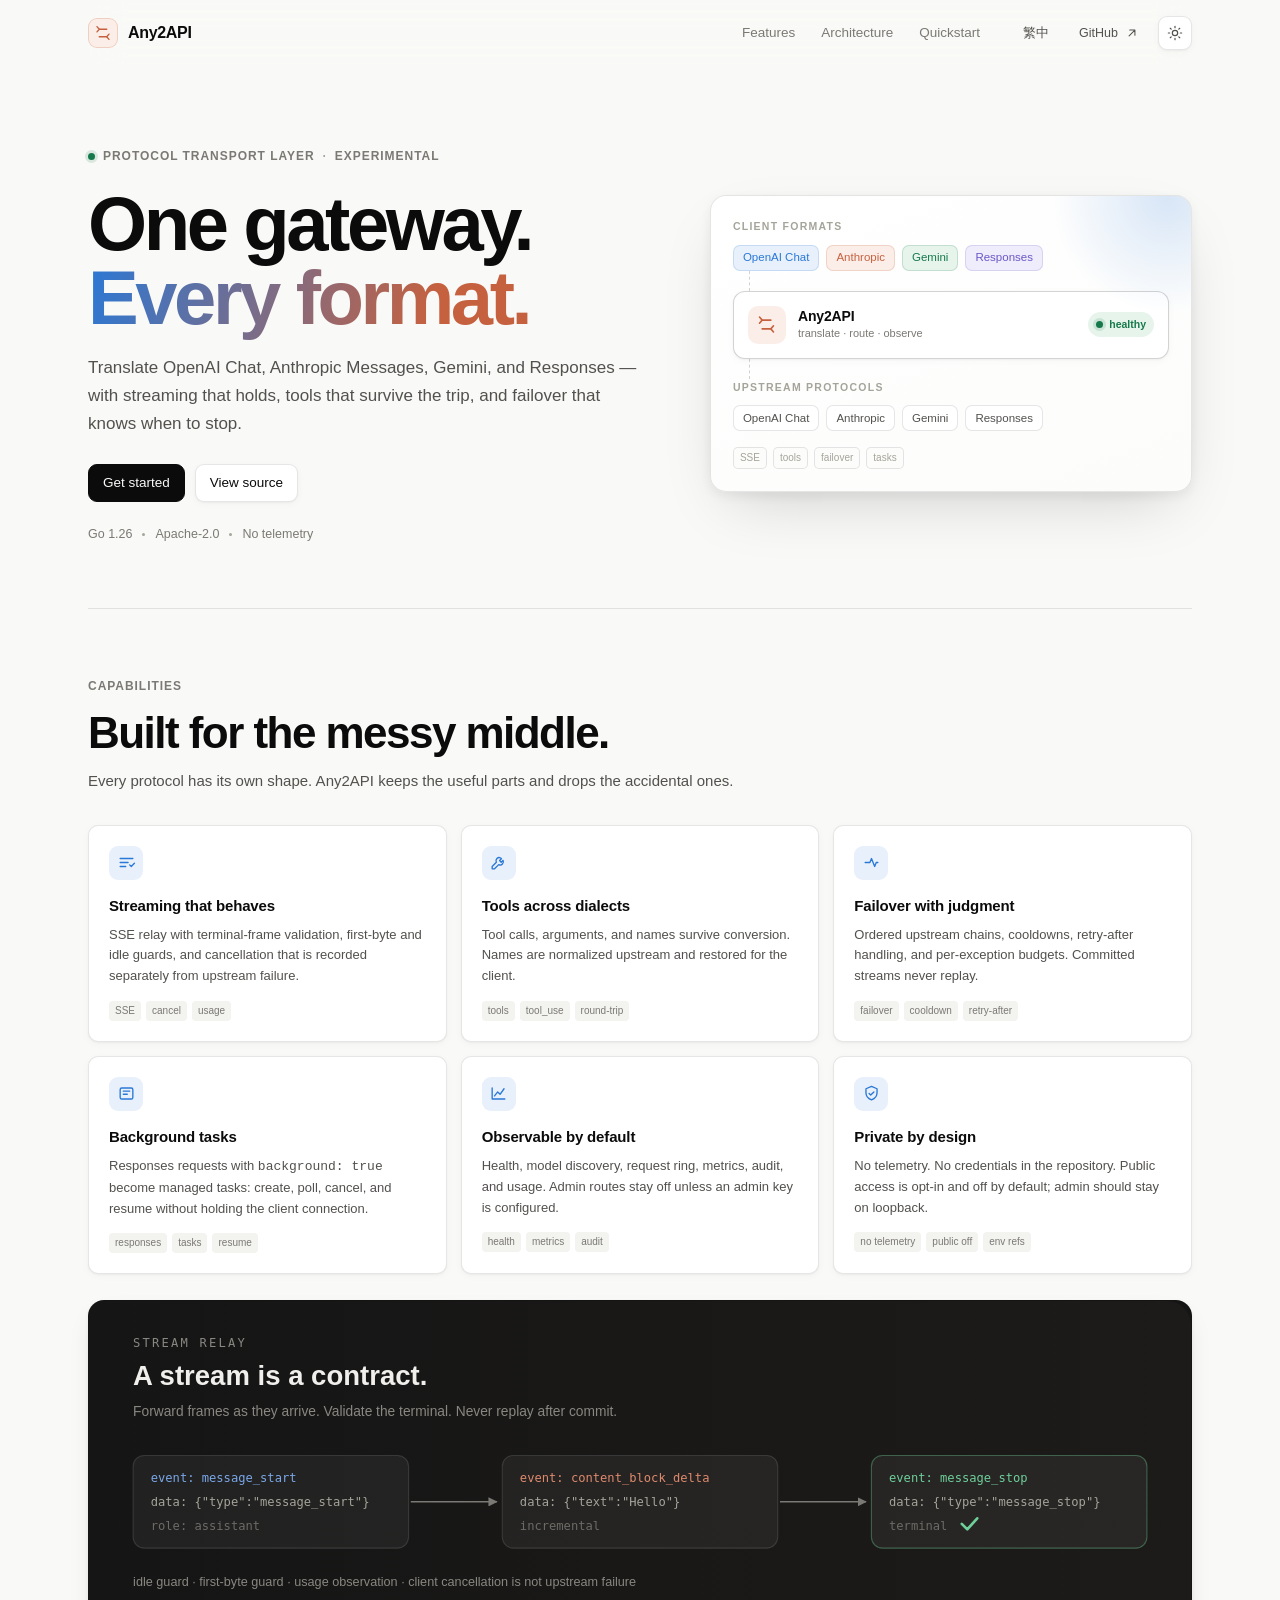
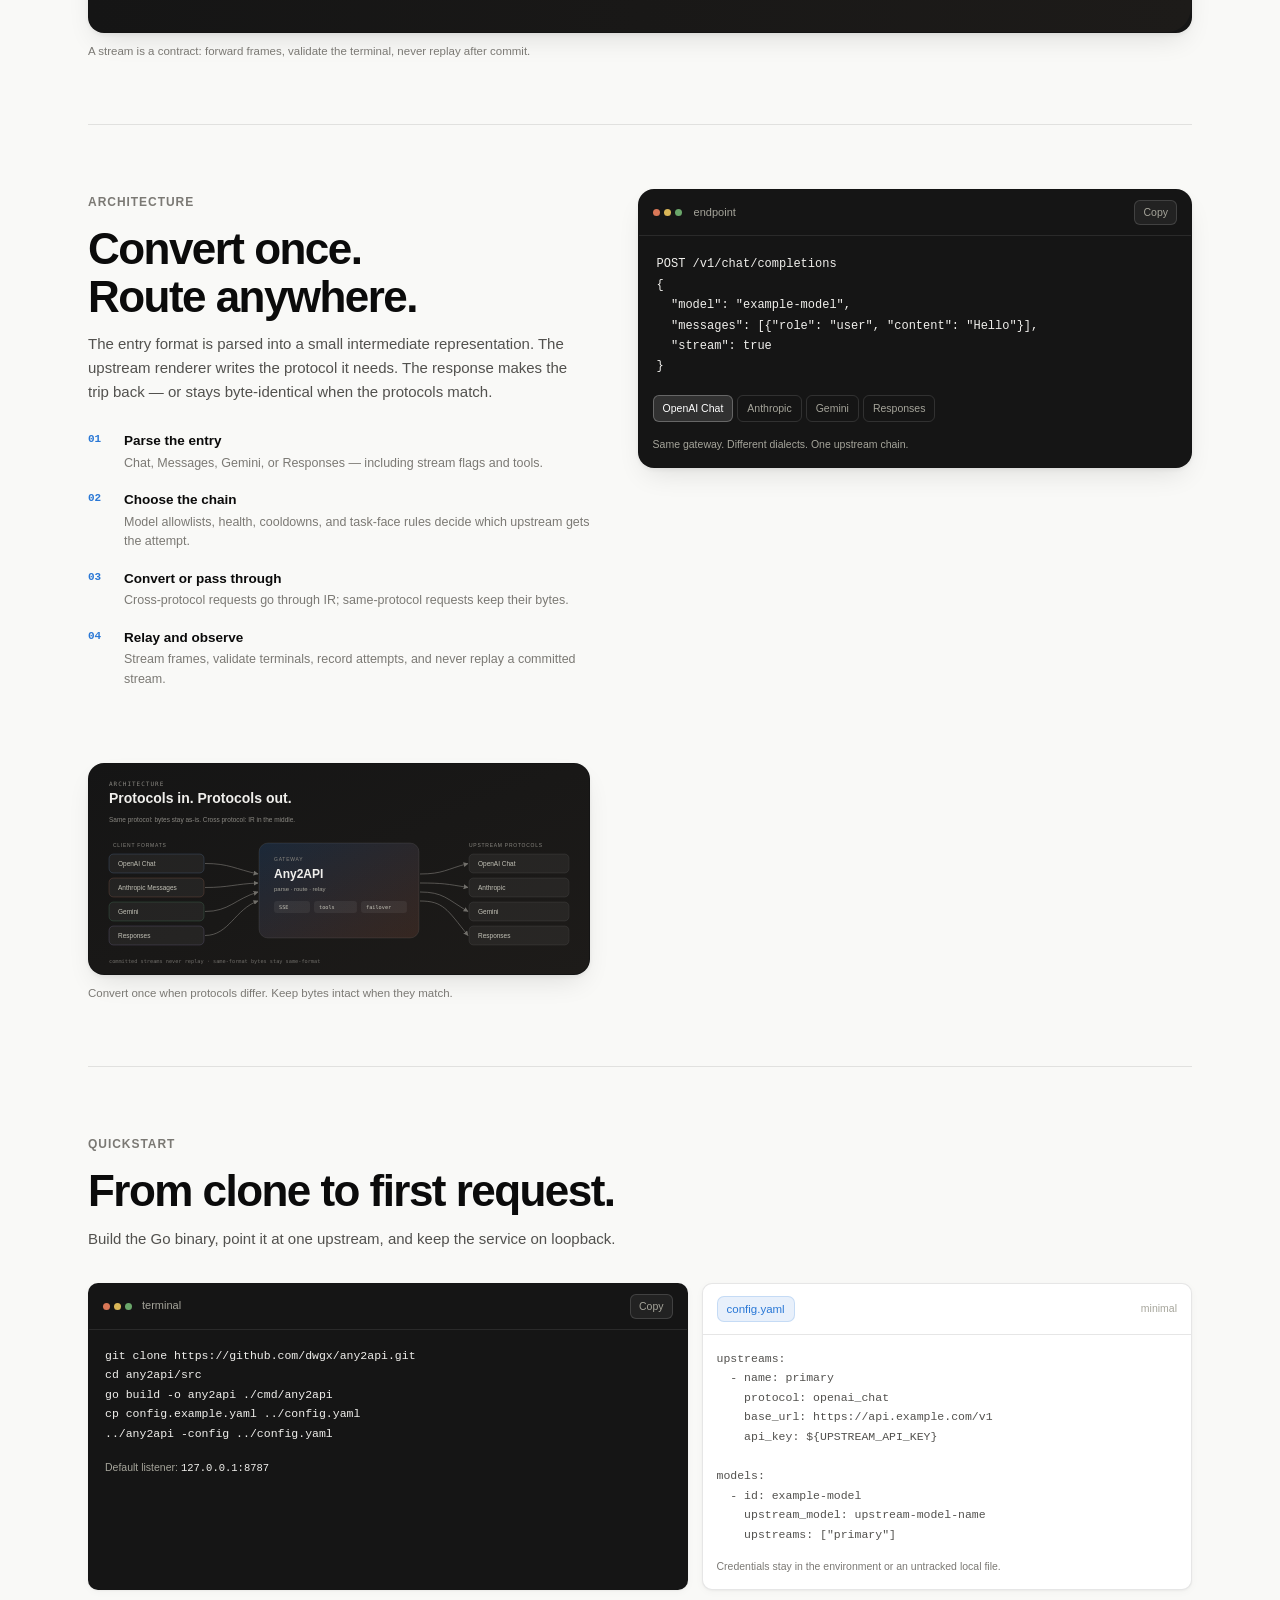
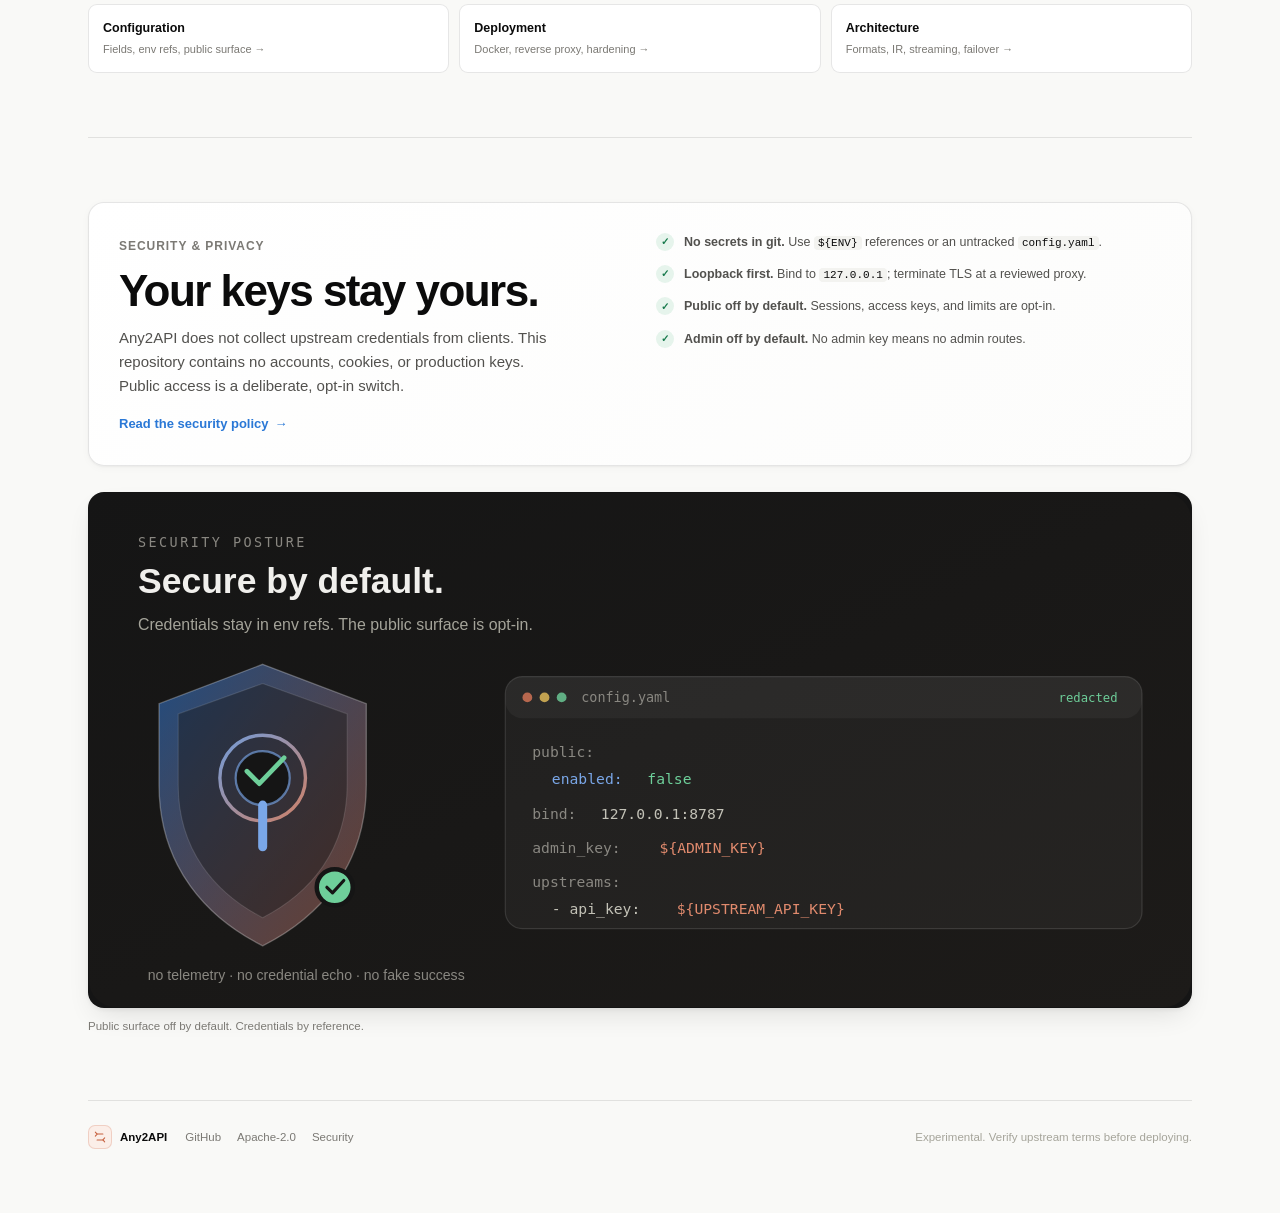
<file: index.html>
<!doctype html>
<html lang="en" data-theme="light">
<head>
  <meta charset="utf-8">
  <meta name="viewport" content="width=device-width, initial-scale=1">
  <title>Any2API — one gateway, every format</title>
  <meta name="description" content="Any2API translates OpenAI Chat, Anthropic Messages, Gemini, and Responses with streaming, tools, failover, and observable operations.">
  <meta name="theme-color" content="#f9f9f7">
  <meta property="og:title" content="Any2API — one gateway, every format">
  <meta property="og:description" content="Translate OpenAI Chat, Anthropic Messages, Gemini, and Responses with streaming, tools, failover, and observable operations.">
  <meta property="og:type" content="website">
  <meta property="og:locale" content="en_US">
  <meta property="og:site_name" content="Any2API">
  <meta property="og:url" content="https://dwgx.github.io/any2api/">
  <meta name="twitter:card" content="summary_large_image">
  <meta property="og:image" content="https://dwgx.github.io/any2api/assets/og.png">
  <meta property="og:image:width" content="1200">
  <meta property="og:image:height" content="630">
  <meta property="og:image:type" content="image/png">
  <meta name="twitter:image" content="https://dwgx.github.io/any2api/assets/og.png">
  <link rel="canonical" href="https://dwgx.github.io/any2api/">
  <link rel="alternate" hreflang="zh-Hant" href="https://dwgx.github.io/any2api/zh-Hant/">
  <link rel="alternate" hreflang="x-default" href="https://dwgx.github.io/any2api/">
  <link rel="icon" href="assets/favicon.svg" type="image/svg+xml">
  <script>
    (function () {
      try {
        var saved = localStorage.getItem('any2api-theme');
        var dark = window.matchMedia && window.matchMedia('(prefers-color-scheme: dark)').matches;
        document.documentElement.dataset.theme = saved || (dark ? 'dark' : 'light');
      } catch (e) {}
    })();
  </script>
  <link rel="stylesheet" href="assets/site.css">
</head>
<body>
  <div class="page">
    <header class="nav">
      <a class="brand" href="#top" aria-label="Any2API home">
        <span class="brand-mark" aria-hidden="true">
          <svg viewBox="0 0 24 24" fill="none" stroke="currentColor" stroke-width="1.8" stroke-linecap="round" stroke-linejoin="round">
            <path d="M7 7h10M7 17h10"/><path d="M4 10.5 7 7l-3-3.5"/><path d="m20 13.5-3 3.5 3 3.5"/>
          </svg>
        </span>
        <span>Any2API</span>
      </a>
      <nav class="nav-links" aria-label="Primary">
        <a href="#features">Features</a>
        <a href="#how">Architecture</a>
        <a href="#start">Quickstart</a>
      </nav>
      <div class="nav-actions">
        <a class="btn btn-ghost btn-sm" href="zh-Hant/" hreflang="zh-Hant">繁中</a>
        <a class="btn btn-ghost btn-sm" href="https://github.com/dwgx/any2api" target="_blank" rel="noreferrer">
          GitHub
          <svg class="ic" viewBox="0 0 24 24" fill="none" stroke="currentColor" stroke-width="1.8" stroke-linecap="round" stroke-linejoin="round" aria-hidden="true"><path d="M7 17 17 7M8 7h9v9"/></svg>
        </a>
        <button class="icon-btn" id="themeToggle" type="button" aria-label="Toggle color theme" title="Toggle color theme">
          <svg class="ic icon-sun" viewBox="0 0 24 24" fill="none" stroke="currentColor" stroke-width="1.8" stroke-linecap="round" aria-hidden="true">
            <circle cx="12" cy="12" r="4"/><path d="M12 2v2M12 20v2M4.9 4.9l1.4 1.4M17.7 17.7l1.4 1.4M2 12h2M20 12h2M4.9 19.1l1.4-1.4M17.7 6.3l1.4-1.4"/>
          </svg>
          <svg class="ic icon-moon" viewBox="0 0 24 24" fill="none" stroke="currentColor" stroke-width="1.8" stroke-linecap="round" stroke-linejoin="round" aria-hidden="true">
            <path d="M20 14.5A8 8 0 0 1 9.5 4 7 7 0 1 0 20 14.5Z"/>
          </svg>
        </button>
      </div>
    </header>

    <main id="top">
      <section class="hero">
        <div class="hero-copy">
          <div class="eyebrow"><span class="status-dot"></span> Protocol transport layer <span class="sep">·</span> Experimental</div>
          <h1>One gateway.<br><span class="accent-text">Every format.</span></h1>
          <p class="lede">Translate OpenAI Chat, Anthropic Messages, Gemini, and Responses — with streaming that holds, tools that survive the trip, and failover that knows when to stop.</p>
          <div class="actions">
            <a class="btn btn-primary" href="#start">Get started</a>
            <a class="btn" href="https://github.com/dwgx/any2api" target="_blank" rel="noreferrer">View source</a>
          </div>
          <div class="hero-meta">
            <span>Go 1.26</span><span class="dot"></span><span>Apache-2.0</span><span class="dot"></span><span>No telemetry</span>
          </div>
        </div>

        <div class="hero-visual" aria-label="Any2API translates four client formats to four upstream protocols">
          <div class="flow-card">
            <div class="flow-label">Client formats</div>
            <div class="flow-row">
              <span class="chip chip-blue">OpenAI Chat</span>
              <span class="chip chip-clay">Anthropic</span>
              <span class="chip chip-green">Gemini</span>
              <span class="chip chip-violet">Responses</span>
            </div>
            <div class="flow-line" aria-hidden="true"></div>
            <div class="flow-core">
              <span class="core-mark" aria-hidden="true">
                <svg viewBox="0 0 24 24" fill="none" stroke="currentColor" stroke-width="1.8" stroke-linecap="round" stroke-linejoin="round">
                  <path d="M7 7h10M7 17h10"/><path d="M4 10.5 7 7l-3-3.5"/><path d="m20 13.5-3 3.5 3 3.5"/>
                </svg>
              </span>
              <span class="core-copy"><strong>Any2API</strong><small>translate · route · observe</small></span>
              <span class="live-pill"><span class="status-dot"></span> healthy</span>
            </div>
            <div class="flow-line" aria-hidden="true"></div>
            <div class="flow-label">Upstream protocols</div>
            <div class="flow-row">
              <span class="chip">OpenAI Chat</span>
              <span class="chip">Anthropic</span>
              <span class="chip">Gemini</span>
              <span class="chip">Responses</span>
            </div>
            <div class="flow-foot"><span>SSE</span><span>tools</span><span>failover</span><span>tasks</span></div>
          </div>
        </div>
      </section>

      <section class="section" id="features">
        <div class="section-head">
          <div class="eyebrow">Capabilities</div>
          <h2>Built for the messy middle.</h2>
          <p>Every protocol has its own shape. Any2API keeps the useful parts and drops the accidental ones.</p>
        </div>
        <div class="feature-grid">
          <article class="card">
            <span class="card-icon"><svg viewBox="0 0 24 24" fill="none" stroke="currentColor" stroke-width="1.7" stroke-linecap="round" stroke-linejoin="round" aria-hidden="true"><path d="M4 7h16M4 12h10M4 17h7"/><path d="m16 15 2 2 4-4"/></svg></span>
            <h3>Streaming that behaves</h3>
            <p>SSE relay with terminal-frame validation, first-byte and idle guards, and cancellation that is recorded separately from upstream failure.</p>
            <div class="tags"><span>SSE</span><span>cancel</span><span>usage</span></div>
          </article>
          <article class="card">
            <span class="card-icon"><svg viewBox="0 0 24 24" fill="none" stroke="currentColor" stroke-width="1.7" stroke-linecap="round" stroke-linejoin="round" aria-hidden="true"><path d="M14.7 6.3a4 4 0 0 0-5.4 5.4L4 17v3h3l5.3-5.3a4 4 0 0 0 5.4-5.4l-2.3 2.3-2-2 2.3-2.3Z"/></svg></span>
            <h3>Tools across dialects</h3>
            <p>Tool calls, arguments, and names survive conversion. Names are normalized upstream and restored for the client.</p>
            <div class="tags"><span>tools</span><span>tool_use</span><span>round-trip</span></div>
          </article>
          <article class="card">
            <span class="card-icon"><svg viewBox="0 0 24 24" fill="none" stroke="currentColor" stroke-width="1.7" stroke-linecap="round" stroke-linejoin="round" aria-hidden="true"><path d="M4 12h6l2-5 4 10 2-5h2"/></svg></span>
            <h3>Failover with judgment</h3>
            <p>Ordered upstream chains, cooldowns, retry-after handling, and per-exception budgets. Committed streams never replay.</p>
            <div class="tags"><span>failover</span><span>cooldown</span><span>retry-after</span></div>
          </article>
          <article class="card">
            <span class="card-icon"><svg viewBox="0 0 24 24" fill="none" stroke="currentColor" stroke-width="1.7" stroke-linecap="round" stroke-linejoin="round" aria-hidden="true"><rect x="4" y="5" width="16" height="14" rx="2"/><path d="M8 9h8M8 13h5"/></svg></span>
            <h3>Background tasks</h3>
            <p>Responses requests with <code>background: true</code> become managed tasks: create, poll, cancel, and resume without holding the client connection.</p>
            <div class="tags"><span>responses</span><span>tasks</span><span>resume</span></div>
          </article>
          <article class="card">
            <span class="card-icon"><svg viewBox="0 0 24 24" fill="none" stroke="currentColor" stroke-width="1.7" stroke-linecap="round" stroke-linejoin="round" aria-hidden="true"><path d="M4 19V5M4 19h16"/><path d="m7 15 4-5 3 3 5-7"/></svg></span>
            <h3>Observable by default</h3>
            <p>Health, model discovery, request ring, metrics, audit, and usage. Admin routes stay off unless an admin key is configured.</p>
            <div class="tags"><span>health</span><span>metrics</span><span>audit</span></div>
          </article>
          <article class="card">
            <span class="card-icon"><svg viewBox="0 0 24 24" fill="none" stroke="currentColor" stroke-width="1.7" stroke-linecap="round" stroke-linejoin="round" aria-hidden="true"><path d="M12 3 5 6v5c0 4.5 3 7.5 7 9 4-1.5 7-4.5 7-9V6l-7-3Z"/><path d="m9 12 2 2 4-4"/></svg></span>
            <h3>Private by design</h3>
            <p>No telemetry. No credentials in the repository. Public access is opt-in and off by default; admin should stay on loopback.</p>
            <div class="tags"><span>no telemetry</span><span>public off</span><span>env refs</span></div>
          </article>
        </div>
        <figure class="figure">
          <img src="assets/streaming.svg" alt="SSE frames flowing through Any2API with a validated terminal frame">
          <figcaption>A stream is a contract: forward frames, validate the terminal, never replay after commit.</figcaption>
        </figure>
      </section>

      <section class="section split" id="how">
        <div class="split-copy">
          <div class="eyebrow">Architecture</div>
          <h2>Convert once.<br>Route anywhere.</h2>
          <p class="section-lede">The entry format is parsed into a small intermediate representation. The upstream renderer writes the protocol it needs. The response makes the trip back — or stays byte-identical when the protocols match.</p>
          <ol class="steps">
            <li><span class="step-num">01</span><div><strong>Parse the entry</strong><p>Chat, Messages, Gemini, or Responses — including stream flags and tools.</p></div></li>
            <li><span class="step-num">02</span><div><strong>Choose the chain</strong><p>Model allowlists, health, cooldowns, and task-face rules decide which upstream gets the attempt.</p></div></li>
            <li><span class="step-num">03</span><div><strong>Convert or pass through</strong><p>Cross-protocol requests go through IR; same-protocol requests keep their bytes.</p></div></li>
            <li><span class="step-num">04</span><div><strong>Relay and observe</strong><p>Stream frames, validate terminals, record attempts, and never replay a committed stream.</p></div></li>
          </ol>
        </div>
        <div class="code-panel">
          <div class="code-head">
            <span class="code-dots" aria-hidden="true"><i></i><i></i><i></i></span>
            <span class="code-title">endpoint</span>
            <button class="copy-btn" type="button" data-copy-target="protocolCode">Copy</button>
          </div>
          <pre class="code-block"><code id="protocolCode">POST /v1/chat/completions
{
  "model": "example-model",
  "messages": [{"role": "user", "content": "Hello"}],
  "stream": true
}</code></pre>
          <div class="tabs" role="tablist" aria-label="Protocol examples">
            <button class="tab is-active" type="button" role="tab" aria-selected="true" data-protocol="openai">OpenAI Chat</button>
            <button class="tab" type="button" role="tab" aria-selected="false" data-protocol="anthropic">Anthropic</button>
            <button class="tab" type="button" role="tab" aria-selected="false" data-protocol="gemini">Gemini</button>
            <button class="tab" type="button" role="tab" aria-selected="false" data-protocol="responses">Responses</button>
          </div>
          <div class="code-note">Same gateway. Different dialects. One upstream chain.</div>
        </div>
        <figure class="figure">
          <img src="assets/architecture.svg" alt="Client formats on the left, Any2API in the middle, upstream protocols on the right">
          <figcaption>Convert once when protocols differ. Keep bytes intact when they match.</figcaption>
        </figure>
      </section>

      <section class="section" id="start">
        <div class="section-head">
          <div class="eyebrow">Quickstart</div>
          <h2>From clone to first request.</h2>
          <p>Build the Go binary, point it at one upstream, and keep the service on loopback.</p>
        </div>
        <div class="quickstart-grid">
          <div class="terminal">
            <div class="terminal-head">
              <span class="code-dots" aria-hidden="true"><i></i><i></i><i></i></span>
              <span>terminal</span>
              <button class="copy-btn" type="button" data-copy-target="quickstartCode">Copy</button>
            </div>
            <pre class="code-block"><code id="quickstartCode">git clone https://github.com/dwgx/any2api.git
cd any2api/src
go build -o any2api ./cmd/any2api
cp config.example.yaml ../config.yaml
../any2api -config ../config.yaml</code></pre>
            <div class="terminal-foot">Default listener: <code>127.0.0.1:8787</code></div>
          </div>
          <div class="config-card">
            <div class="config-head"><span class="chip chip-blue">config.yaml</span><span class="faint">minimal</span></div>
            <pre class="code-block"><code>upstreams:
  - name: primary
    protocol: openai_chat
    base_url: https://api.example.com/v1
    api_key: ${UPSTREAM_API_KEY}

models:
  - id: example-model
    upstream_model: upstream-model-name
    upstreams: ["primary"]</code></pre>
            <div class="config-foot">Credentials stay in the environment or an untracked local file.</div>
          </div>
        </div>
        <div class="quick-links">
          <a class="link-card" href="https://github.com/dwgx/any2api/blob/main/docs/configuration.md" target="_blank" rel="noreferrer"><strong>Configuration</strong><span>Fields, env refs, public surface →</span></a>
          <a class="link-card" href="https://github.com/dwgx/any2api/blob/main/docs/deployment.md" target="_blank" rel="noreferrer"><strong>Deployment</strong><span>Docker, reverse proxy, hardening →</span></a>
          <a class="link-card" href="https://github.com/dwgx/any2api/blob/main/docs/architecture.md" target="_blank" rel="noreferrer"><strong>Architecture</strong><span>Formats, IR, streaming, failover →</span></a>
        </div>
      </section>

      <section class="section">
        <div class="security-card">
          <div class="security-copy">
            <div class="eyebrow">Security &amp; privacy</div>
            <h2>Your keys stay yours.</h2>
            <p>Any2API does not collect upstream credentials from clients. This repository contains no accounts, cookies, or production keys. Public access is a deliberate, opt-in switch.</p>
            <a class="text-link" href="https://github.com/dwgx/any2api/blob/main/SECURITY.md" target="_blank" rel="noreferrer">Read the security policy <span aria-hidden="true">→</span></a>
          </div>
          <ul class="check-list">
            <li><span class="check" aria-hidden="true">✓</span><span><strong>No secrets in git.</strong> Use <code>${ENV}</code> references or an untracked <code>config.yaml</code>.</span></li>
            <li><span class="check" aria-hidden="true">✓</span><span><strong>Loopback first.</strong> Bind to <code>127.0.0.1</code>; terminate TLS at a reviewed proxy.</span></li>
            <li><span class="check" aria-hidden="true">✓</span><span><strong>Public off by default.</strong> Sessions, access keys, and limits are opt-in.</span></li>
            <li><span class="check" aria-hidden="true">✓</span><span><strong>Admin off by default.</strong> No admin key means no admin routes.</span></li>
          </ul>
        </div>
        <figure class="figure">
          <img src="assets/security.svg" alt="Security posture: public surface off, loopback bind, environment references, admin key required">
          <figcaption>Public surface off by default. Credentials by reference.</figcaption>
        </figure>
      </section>
    </main>

    <footer class="footer">
      <div class="footer-brand"><span class="brand-mark small" aria-hidden="true"><svg viewBox="0 0 24 24" fill="none" stroke="currentColor" stroke-width="1.8" stroke-linecap="round" stroke-linejoin="round"><path d="M7 7h10M7 17h10"/><path d="M4 10.5 7 7l-3-3.5"/><path d="m20 13.5-3 3.5 3 3.5"/></svg></span> Any2API</div>
      <div class="footer-links">
        <a href="https://github.com/dwgx/any2api" target="_blank" rel="noreferrer">GitHub</a>
        <a href="https://github.com/dwgx/any2api/blob/main/LICENSE" target="_blank" rel="noreferrer">Apache-2.0</a>
        <a href="https://github.com/dwgx/any2api/blob/main/SECURITY.md" target="_blank" rel="noreferrer">Security</a>
      </div>
      <div class="footer-note">Experimental. Verify upstream terms before deploying.</div>
    </footer>
  </div>
  <script src="assets/site.js"></script>
</body>
</html>
</file>
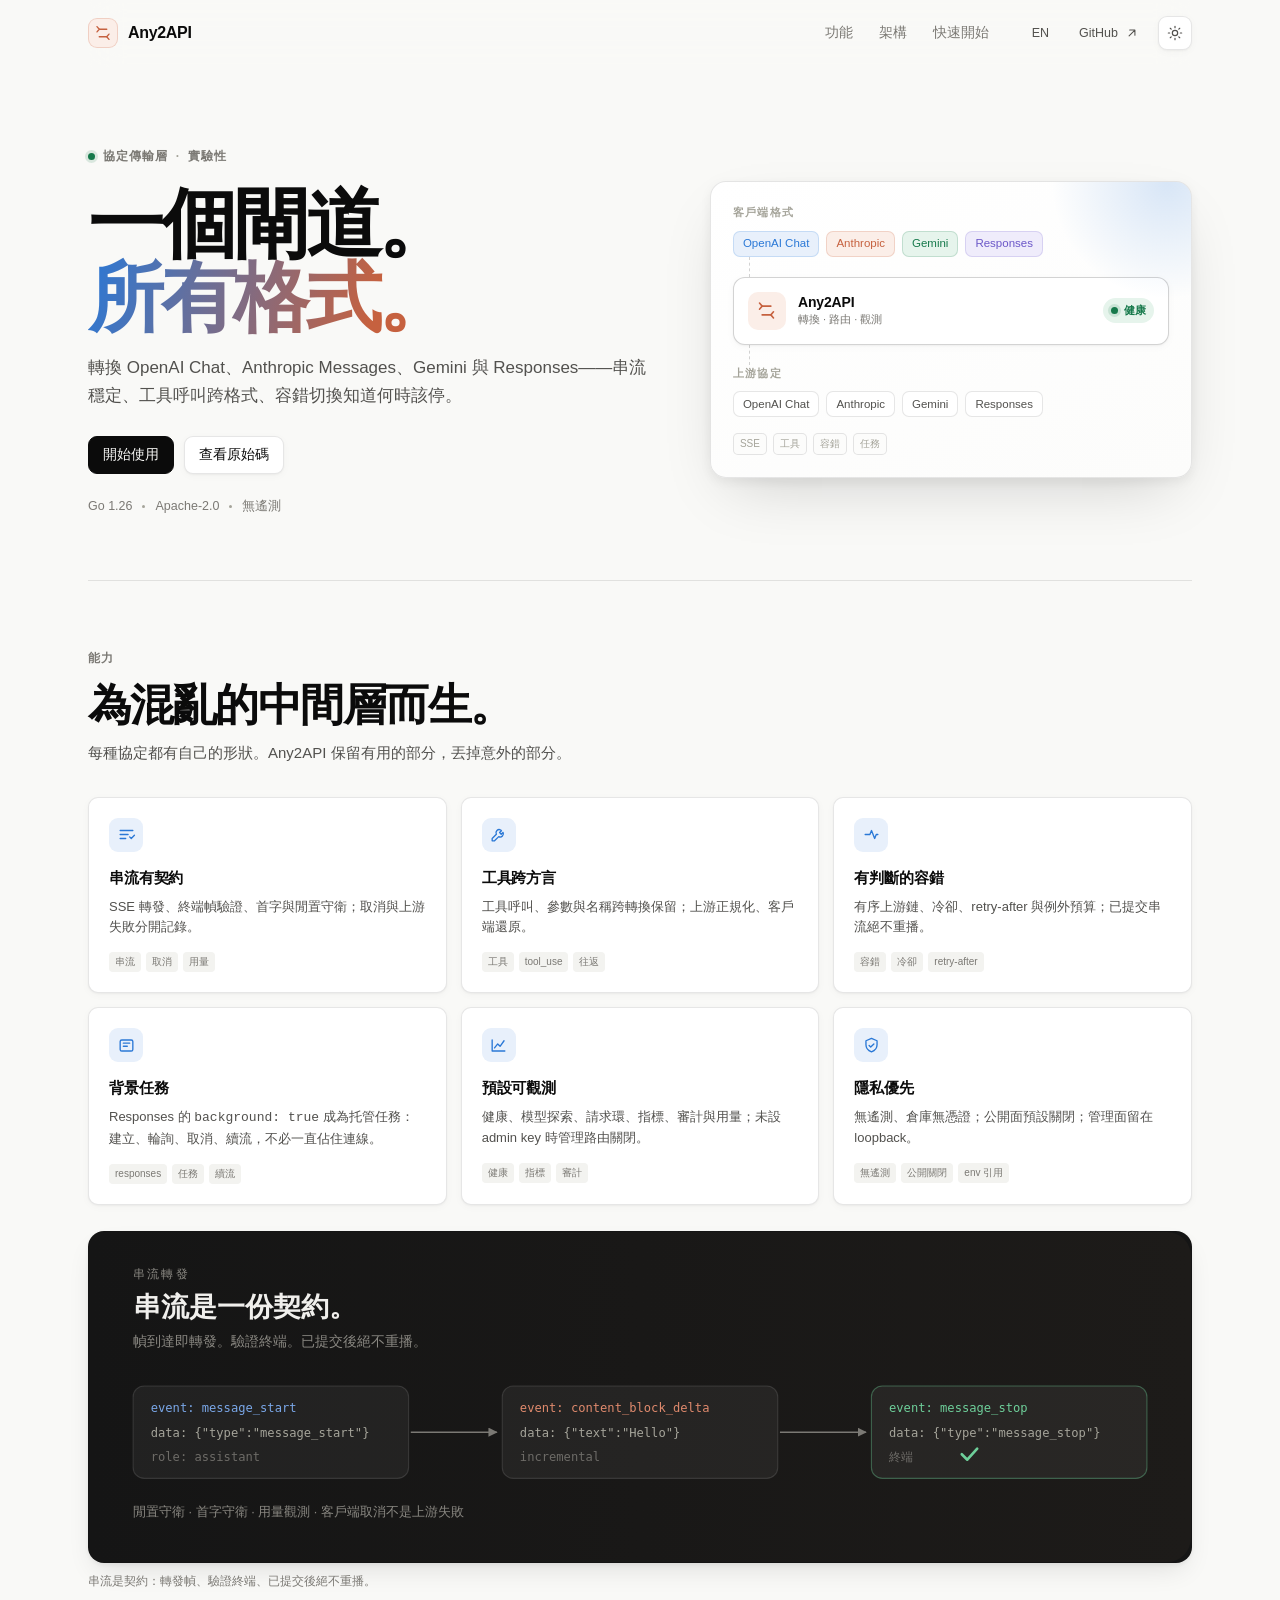
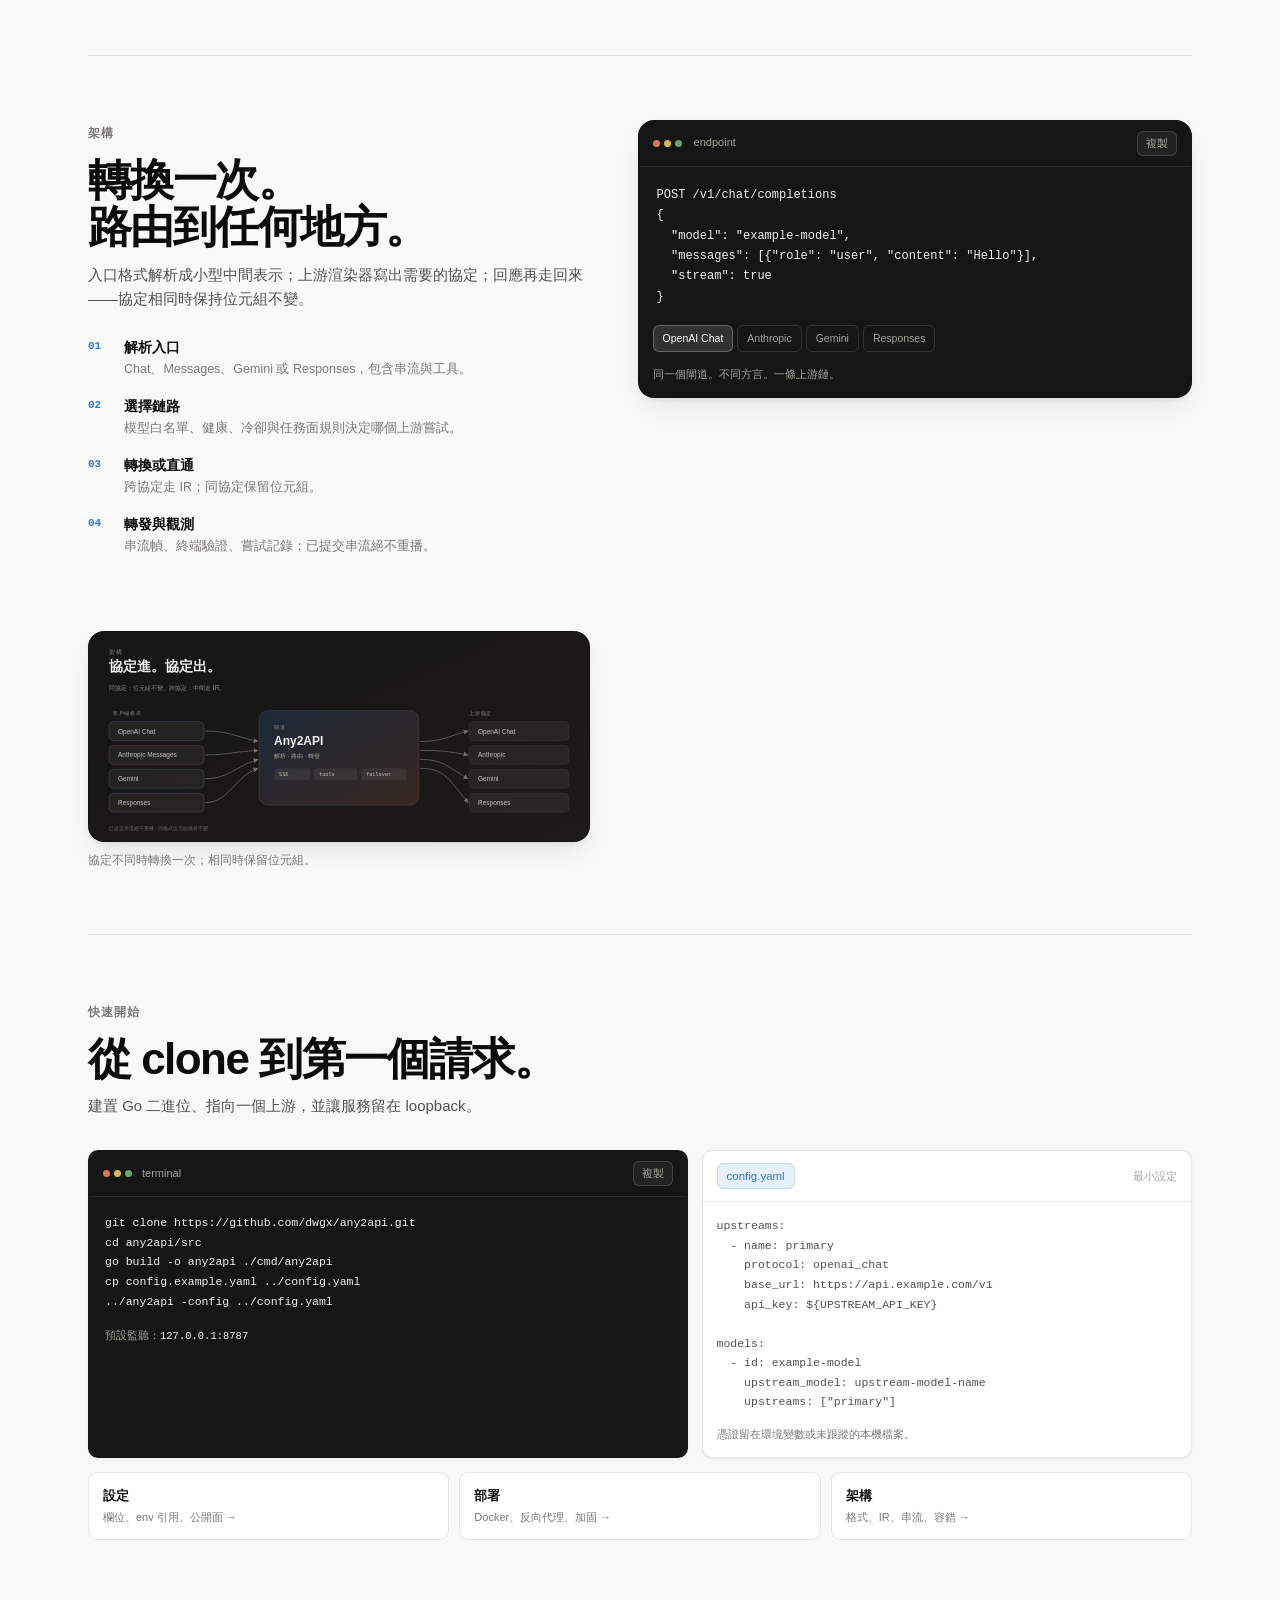
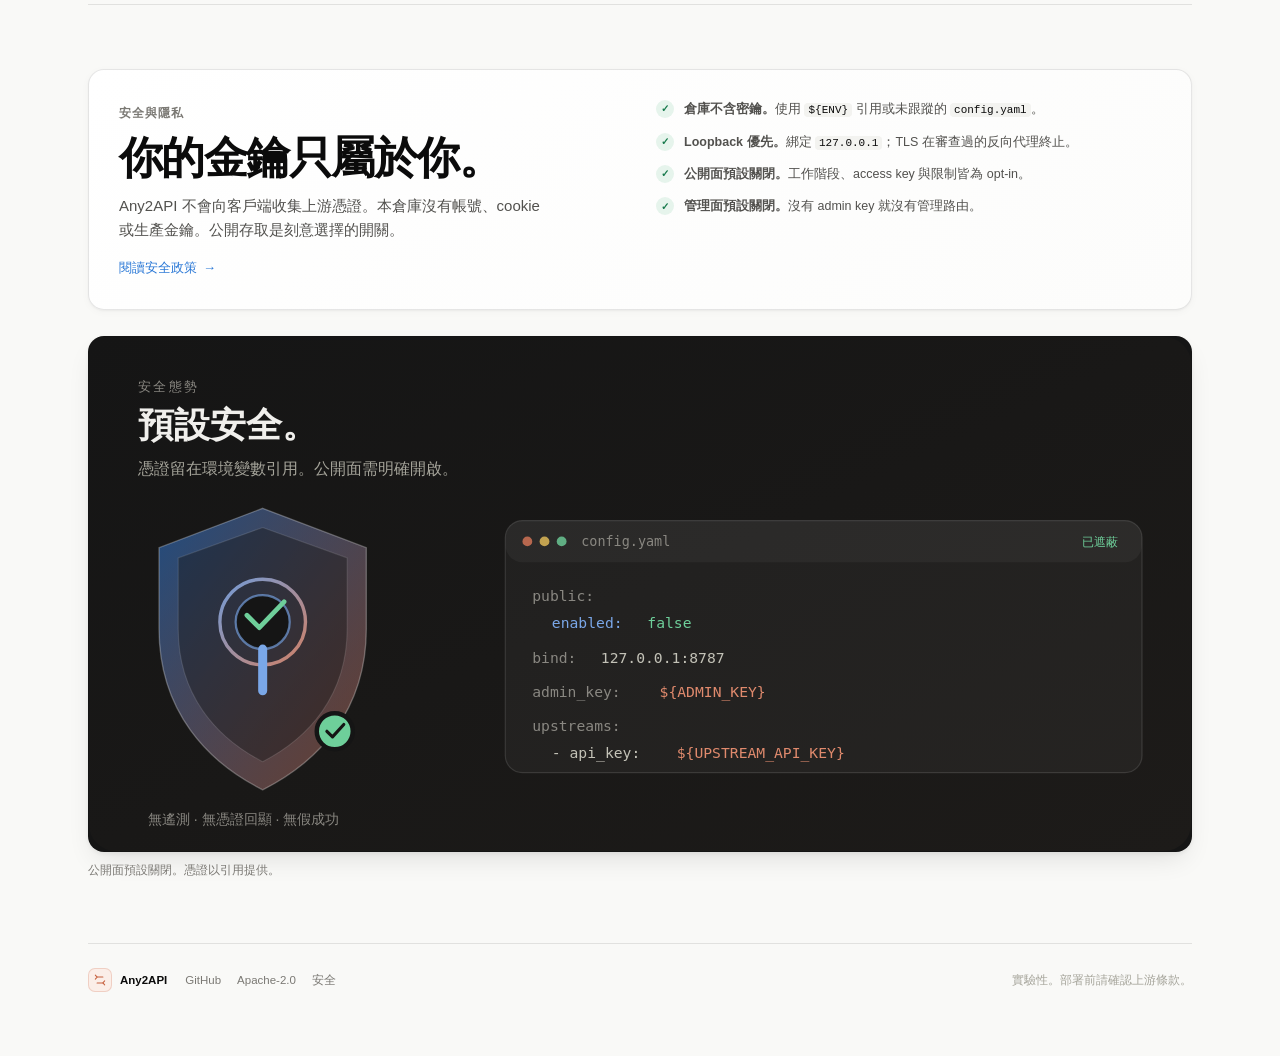
<file: zh-Hant/index.html>
<!doctype html>
<html lang="zh-Hant" data-theme="light">
<head>
  <meta charset="utf-8">
  <meta name="viewport" content="width=device-width, initial-scale=1">
  <title>Any2API — 一個閘道，所有格式</title>
  <meta name="description" content="Any2API 轉換 OpenAI Chat、Anthropic Messages、Gemini 與 Responses，支援串流、工具、容錯切換與可觀測運維。">
  <meta name="theme-color" content="#f9f9f7">
  <meta property="og:title" content="Any2API — 一個閘道，所有格式">
  <meta property="og:description" content="轉換 OpenAI Chat、Anthropic Messages、Gemini 與 Responses，支援串流、工具、容錯切換與可觀測運維。">
  <meta property="og:type" content="website">
  <meta property="og:url" content="https://dwgx.github.io/any2api/zh-Hant/">
  <meta property="og:site_name" content="Any2API">
  <meta property="og:locale" content="zh_TW">
  <meta property="og:locale:alternate" content="en">
  <meta name="twitter:card" content="summary_large_image">
  <meta property="og:image" content="https://dwgx.github.io/any2api/assets/og.png">
  <meta property="og:image:width" content="1200">
  <meta property="og:image:height" content="630">
  <meta property="og:image:type" content="image/png">
  <meta name="twitter:image" content="https://dwgx.github.io/any2api/assets/og.png">
  <link rel="canonical" href="https://dwgx.github.io/any2api/zh-Hant/">
  <link rel="alternate" hreflang="en" href="https://dwgx.github.io/any2api/">
  <link rel="alternate" hreflang="zh-Hant" href="https://dwgx.github.io/any2api/zh-Hant/">
  <link rel="alternate" hreflang="x-default" href="https://dwgx.github.io/any2api/">
  <link rel="icon" href="../assets/favicon.svg" type="image/svg+xml">
  <script>
    (function () {
      try {
        var saved = localStorage.getItem('any2api-theme');
        var dark = window.matchMedia && window.matchMedia('(prefers-color-scheme: dark)').matches;
        document.documentElement.dataset.theme = saved || (dark ? 'dark' : 'light');
      } catch (e) {}
    })();
  </script>
  <link rel="stylesheet" href="../assets/site.css">
</head>
<body>
  <div class="page">
    <header class="nav">
      <a class="brand" href="#top" aria-label="Any2API 首頁">
        <span class="brand-mark" aria-hidden="true">
          <svg viewBox="0 0 24 24" fill="none" stroke="currentColor" stroke-width="1.8" stroke-linecap="round" stroke-linejoin="round">
            <path d="M7 7h10M7 17h10"/><path d="M4 10.5 7 7l-3-3.5"/><path d="m20 13.5-3 3.5 3 3.5"/>
          </svg>
        </span>
        <span>Any2API</span>
      </a>
      <nav class="nav-links" aria-label="主要導覽">
        <a href="#features">功能</a>
        <a href="#how">架構</a>
        <a href="#start">快速開始</a>
      </nav>
      <div class="nav-actions">
        <a class="btn btn-ghost btn-sm" href="../" hreflang="en">EN</a>
        <a class="btn btn-ghost btn-sm" href="https://github.com/dwgx/any2api" target="_blank" rel="noreferrer">
          GitHub
          <svg class="ic" viewBox="0 0 24 24" fill="none" stroke="currentColor" stroke-width="1.8" stroke-linecap="round" stroke-linejoin="round" aria-hidden="true"><path d="M7 17 17 7M8 7h9v9"/></svg>
        </a>
        <button class="icon-btn" id="themeToggle" type="button" aria-label="切換色彩主題" title="切換色彩主題">
          <svg class="ic icon-sun" viewBox="0 0 24 24" fill="none" stroke="currentColor" stroke-width="1.8" stroke-linecap="round" aria-hidden="true">
            <circle cx="12" cy="12" r="4"/><path d="M12 2v2M12 20v2M4.9 4.9l1.4 1.4M17.7 17.7l1.4 1.4M2 12h2M20 12h2M4.9 19.1l1.4-1.4M17.7 6.3l1.4-1.4"/>
          </svg>
          <svg class="ic icon-moon" viewBox="0 0 24 24" fill="none" stroke="currentColor" stroke-width="1.8" stroke-linecap="round" stroke-linejoin="round" aria-hidden="true">
            <path d="M20 14.5A8 8 0 0 1 9.5 4 7 7 0 1 0 20 14.5Z"/>
          </svg>
        </button>
      </div>
    </header>

    <main id="top">
      <section class="hero">
        <div class="hero-copy">
          <div class="eyebrow"><span class="status-dot"></span> 協定傳輸層 <span class="sep">·</span> 實驗性</div>
          <h1>一個閘道。<br><span class="accent-text">所有格式。</span></h1>
          <p class="lede">轉換 OpenAI Chat、Anthropic Messages、Gemini 與 Responses——串流穩定、工具呼叫跨格式、容錯切換知道何時該停。</p>
          <div class="actions">
            <a class="btn btn-primary" href="#start">開始使用</a>
            <a class="btn" href="https://github.com/dwgx/any2api" target="_blank" rel="noreferrer">查看原始碼</a>
          </div>
          <div class="hero-meta">
            <span>Go 1.26</span><span class="dot"></span><span>Apache-2.0</span><span class="dot"></span><span>無遙測</span>
          </div>
        </div>

        <div class="hero-visual" aria-label="Any2API 將四種客戶端格式轉換為四種上游協定">
          <div class="flow-card">
            <div class="flow-label">客戶端格式</div>
            <div class="flow-row">
              <span class="chip chip-blue">OpenAI Chat</span>
              <span class="chip chip-clay">Anthropic</span>
              <span class="chip chip-green">Gemini</span>
              <span class="chip chip-violet">Responses</span>
            </div>
            <div class="flow-line" aria-hidden="true"></div>
            <div class="flow-core">
              <span class="core-mark" aria-hidden="true">
                <svg viewBox="0 0 24 24" fill="none" stroke="currentColor" stroke-width="1.8" stroke-linecap="round" stroke-linejoin="round">
                  <path d="M7 7h10M7 17h10"/><path d="M4 10.5 7 7l-3-3.5"/><path d="m20 13.5-3 3.5 3 3.5"/>
                </svg>
              </span>
              <span class="core-copy"><strong>Any2API</strong><small>轉換 · 路由 · 觀測</small></span>
              <span class="live-pill"><span class="status-dot"></span> 健康</span>
            </div>
            <div class="flow-line" aria-hidden="true"></div>
            <div class="flow-label">上游協定</div>
            <div class="flow-row">
              <span class="chip">OpenAI Chat</span>
              <span class="chip">Anthropic</span>
              <span class="chip">Gemini</span>
              <span class="chip">Responses</span>
            </div>
            <div class="flow-foot"><span>SSE</span><span>工具</span><span>容錯</span><span>任務</span></div>
          </div>
        </div>
      </section>

      <section class="section" id="features">
        <div class="section-head">
          <div class="eyebrow">能力</div>
          <h2>為混亂的中間層而生。</h2>
          <p>每種協定都有自己的形狀。Any2API 保留有用的部分，丟掉意外的部分。</p>
        </div>
        <div class="feature-grid">
          <article class="card">
            <span class="card-icon"><svg viewBox="0 0 24 24" fill="none" stroke="currentColor" stroke-width="1.7" stroke-linecap="round" stroke-linejoin="round" aria-hidden="true"><path d="M4 7h16M4 12h10M4 17h7"/><path d="m16 15 2 2 4-4"/></svg></span>
            <h3>串流有契約</h3>
            <p>SSE 轉發、終端幀驗證、首字與閒置守衛；取消與上游失敗分開記錄。</p>
            <div class="tags"><span>串流</span><span>取消</span><span>用量</span></div>
          </article>
          <article class="card">
            <span class="card-icon"><svg viewBox="0 0 24 24" fill="none" stroke="currentColor" stroke-width="1.7" stroke-linecap="round" stroke-linejoin="round" aria-hidden="true"><path d="M14.7 6.3a4 4 0 0 0-5.4 5.4L4 17v3h3l5.3-5.3a4 4 0 0 0 5.4-5.4l-2.3 2.3-2-2 2.3-2.3Z"/></svg></span>
            <h3>工具跨方言</h3>
            <p>工具呼叫、參數與名稱跨轉換保留；上游正規化、客戶端還原。</p>
            <div class="tags"><span>工具</span><span>tool_use</span><span>往返</span></div>
          </article>
          <article class="card">
            <span class="card-icon"><svg viewBox="0 0 24 24" fill="none" stroke="currentColor" stroke-width="1.7" stroke-linecap="round" stroke-linejoin="round" aria-hidden="true"><path d="M4 12h6l2-5 4 10 2-5h2"/></svg></span>
            <h3>有判斷的容錯</h3>
            <p>有序上游鏈、冷卻、retry-after 與例外預算；已提交串流絕不重播。</p>
            <div class="tags"><span>容錯</span><span>冷卻</span><span>retry-after</span></div>
          </article>
          <article class="card">
            <span class="card-icon"><svg viewBox="0 0 24 24" fill="none" stroke="currentColor" stroke-width="1.7" stroke-linecap="round" stroke-linejoin="round" aria-hidden="true"><rect x="4" y="5" width="16" height="14" rx="2"/><path d="M8 9h8M8 13h5"/></svg></span>
            <h3>背景任務</h3>
            <p>Responses 的 <code>background: true</code> 成為托管任務：建立、輪詢、取消、續流，不必一直佔住連線。</p>
            <div class="tags"><span>responses</span><span>任務</span><span>續流</span></div>
          </article>
          <article class="card">
            <span class="card-icon"><svg viewBox="0 0 24 24" fill="none" stroke="currentColor" stroke-width="1.7" stroke-linecap="round" stroke-linejoin="round" aria-hidden="true"><path d="M4 19V5M4 19h16"/><path d="m7 15 4-5 3 3 5-7"/></svg></span>
            <h3>預設可觀測</h3>
            <p>健康、模型探索、請求環、指標、審計與用量；未設 admin key 時管理路由關閉。</p>
            <div class="tags"><span>健康</span><span>指標</span><span>審計</span></div>
          </article>
          <article class="card">
            <span class="card-icon"><svg viewBox="0 0 24 24" fill="none" stroke="currentColor" stroke-width="1.7" stroke-linecap="round" stroke-linejoin="round" aria-hidden="true"><path d="M12 3 5 6v5c0 4.5 3 7.5 7 9 4-1.5 7-4.5 7-9V6l-7-3Z"/><path d="m9 12 2 2 4-4"/></svg></span>
            <h3>隱私優先</h3>
            <p>無遙測、倉庫無憑證；公開面預設關閉；管理面留在 loopback。</p>
            <div class="tags"><span>無遙測</span><span>公開關閉</span><span>env 引用</span></div>
          </article>
        </div>
        <figure class="figure">
          <img src="../assets/streaming.zh-Hant.svg" alt="SSE 幀流經 Any2API，終端幀被驗證">
          <figcaption>串流是契約：轉發幀、驗證終端、已提交後絕不重播。</figcaption>
        </figure>
      </section>

      <section class="section split" id="how">
        <div class="split-copy">
          <div class="eyebrow">架構</div>
          <h2>轉換一次。<br>路由到任何地方。</h2>
          <p class="section-lede">入口格式解析成小型中間表示；上游渲染器寫出需要的協定；回應再走回來——協定相同時保持位元組不變。</p>
          <ol class="steps">
            <li><span class="step-num">01</span><div><strong>解析入口</strong><p>Chat、Messages、Gemini 或 Responses，包含串流與工具。</p></div></li>
            <li><span class="step-num">02</span><div><strong>選擇鏈路</strong><p>模型白名單、健康、冷卻與任務面規則決定哪個上游嘗試。</p></div></li>
            <li><span class="step-num">03</span><div><strong>轉換或直通</strong><p>跨協定走 IR；同協定保留位元組。</p></div></li>
            <li><span class="step-num">04</span><div><strong>轉發與觀測</strong><p>串流幀、終端驗證、嘗試記錄；已提交串流絕不重播。</p></div></li>
          </ol>
        </div>
        <div class="code-panel">
          <div class="code-head">
            <span class="code-dots" aria-hidden="true"><i></i><i></i><i></i></span>
            <span class="code-title">endpoint</span>
            <button class="copy-btn" type="button" data-copy-target="protocolCode">複製</button>
          </div>
          <pre class="code-block"><code id="protocolCode">POST /v1/chat/completions
{
  "model": "example-model",
  "messages": [{"role": "user", "content": "Hello"}],
  "stream": true
}</code></pre>
          <div class="tabs" role="tablist" aria-label="協定範例">
            <button class="tab is-active" type="button" role="tab" aria-selected="true" data-protocol="openai">OpenAI Chat</button>
            <button class="tab" type="button" role="tab" aria-selected="false" data-protocol="anthropic">Anthropic</button>
            <button class="tab" type="button" role="tab" aria-selected="false" data-protocol="gemini">Gemini</button>
            <button class="tab" type="button" role="tab" aria-selected="false" data-protocol="responses">Responses</button>
          </div>
          <div class="code-note">同一個閘道。不同方言。一條上游鏈。</div>
        </div>
        <figure class="figure">
          <img src="../assets/architecture.zh-Hant.svg" alt="左側客戶端格式、中間 Any2API、右側上游協定">
          <figcaption>協定不同時轉換一次；相同時保留位元組。</figcaption>
        </figure>
      </section>

      <section class="section" id="start">
        <div class="section-head">
          <div class="eyebrow">快速開始</div>
          <h2>從 clone 到第一個請求。</h2>
          <p>建置 Go 二進位、指向一個上游，並讓服務留在 loopback。</p>
        </div>
        <div class="quickstart-grid">
          <div class="terminal">
            <div class="terminal-head">
              <span class="code-dots" aria-hidden="true"><i></i><i></i><i></i></span>
              <span>terminal</span>
              <button class="copy-btn" type="button" data-copy-target="quickstartCode">複製</button>
            </div>
            <pre class="code-block"><code id="quickstartCode">git clone https://github.com/dwgx/any2api.git
cd any2api/src
go build -o any2api ./cmd/any2api
cp config.example.yaml ../config.yaml
../any2api -config ../config.yaml</code></pre>
            <div class="terminal-foot">預設監聽：<code>127.0.0.1:8787</code></div>
          </div>
          <div class="config-card">
            <div class="config-head"><span class="chip chip-blue">config.yaml</span><span class="faint">最小設定</span></div>
            <pre class="code-block"><code>upstreams:
  - name: primary
    protocol: openai_chat
    base_url: https://api.example.com/v1
    api_key: ${UPSTREAM_API_KEY}

models:
  - id: example-model
    upstream_model: upstream-model-name
    upstreams: ["primary"]</code></pre>
            <div class="config-foot">憑證留在環境變數或未跟蹤的本機檔案。</div>
          </div>
        </div>
        <div class="quick-links">
          <a class="link-card" href="https://github.com/dwgx/any2api/blob/main/docs/configuration.md" target="_blank" rel="noreferrer"><strong>設定</strong><span>欄位、env 引用、公開面 →</span></a>
          <a class="link-card" href="https://github.com/dwgx/any2api/blob/main/docs/deployment.md" target="_blank" rel="noreferrer"><strong>部署</strong><span>Docker、反向代理、加固 →</span></a>
          <a class="link-card" href="https://github.com/dwgx/any2api/blob/main/docs/architecture.md" target="_blank" rel="noreferrer"><strong>架構</strong><span>格式、IR、串流、容錯 →</span></a>
        </div>
      </section>

      <section class="section">
        <div class="security-card">
          <div class="security-copy">
            <div class="eyebrow">安全與隱私</div>
            <h2>你的金鑰只屬於你。</h2>
            <p>Any2API 不會向客戶端收集上游憑證。本倉庫沒有帳號、cookie 或生產金鑰。公開存取是刻意選擇的開關。</p>
            <a class="text-link" href="https://github.com/dwgx/any2api/blob/main/SECURITY.md" target="_blank" rel="noreferrer">閱讀安全政策 <span aria-hidden="true">→</span></a>
          </div>
          <ul class="check-list">
            <li><span class="check" aria-hidden="true">✓</span><span><strong>倉庫不含密鑰。</strong>使用 <code>${ENV}</code> 引用或未跟蹤的 <code>config.yaml</code>。</span></li>
            <li><span class="check" aria-hidden="true">✓</span><span><strong>Loopback 優先。</strong>綁定 <code>127.0.0.1</code>；TLS 在審查過的反向代理終止。</span></li>
            <li><span class="check" aria-hidden="true">✓</span><span><strong>公開面預設關閉。</strong>工作階段、access key 與限制皆為 opt-in。</span></li>
            <li><span class="check" aria-hidden="true">✓</span><span><strong>管理面預設關閉。</strong>沒有 admin key 就沒有管理路由。</span></li>
          </ul>
        </div>
        <figure class="figure">
          <img src="../assets/security.zh-Hant.svg" alt="安全態勢：公開面關閉、loopback 綁定、環境變數引用、管理金鑰必要">
          <figcaption>公開面預設關閉。憑證以引用提供。</figcaption>
        </figure>
      </section>
    </main>

    <footer class="footer">
      <div class="footer-brand"><span class="brand-mark small" aria-hidden="true"><svg viewBox="0 0 24 24" fill="none" stroke="currentColor" stroke-width="1.8" stroke-linecap="round" stroke-linejoin="round"><path d="M7 7h10M7 17h10"/><path d="M4 10.5 7 7l-3-3.5"/><path d="m20 13.5-3 3.5 3 3.5"/></svg></span> Any2API</div>
      <div class="footer-links">
        <a href="https://github.com/dwgx/any2api" target="_blank" rel="noreferrer">GitHub</a>
        <a href="https://github.com/dwgx/any2api/blob/main/LICENSE" target="_blank" rel="noreferrer">Apache-2.0</a>
        <a href="https://github.com/dwgx/any2api/blob/main/SECURITY.md" target="_blank" rel="noreferrer">安全</a>
      </div>
      <div class="footer-note">實驗性。部署前請確認上游條款。</div>
    </footer>
  </div>
  <script src="../assets/site.js"></script>
</body>
</html>
</file>
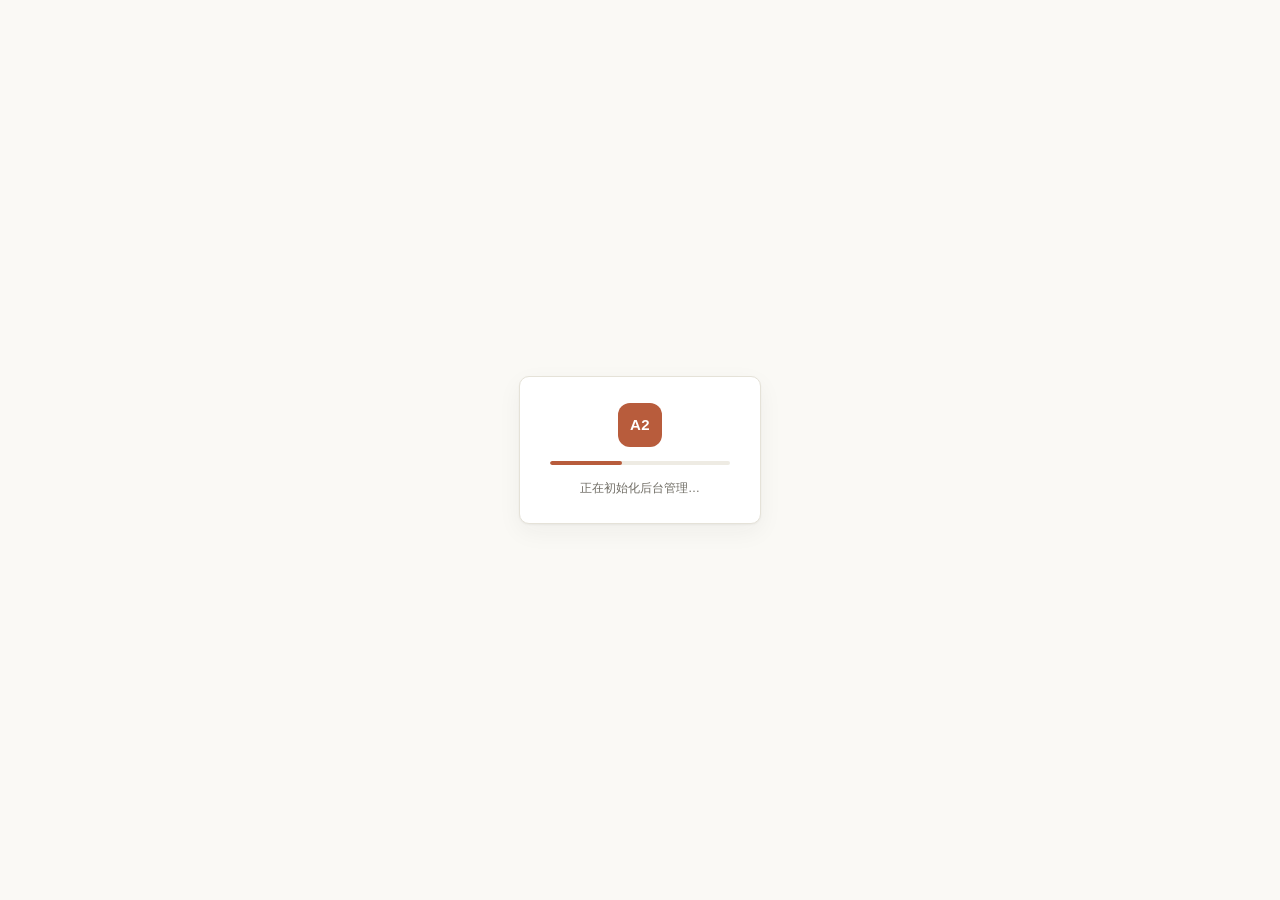
<file: src/service/ui/admin.html>
<!DOCTYPE html>
<html lang="zh-CN" data-page="overview">
<head>
<meta charset="utf-8">
<meta name="viewport" content="width=device-width, initial-scale=1">
<meta http-equiv="Content-Security-Policy" content="default-src 'self'; script-src 'self'; style-src 'self'; img-src 'self' data:; connect-src 'self'; frame-ancestors 'none'; base-uri 'none'">
<title>Any2API 后台管理</title>
<!--
  Any2API 后台管理 dashboard —— 实时面（零构建、零外部资源、无内联脚本）
  托管：GET /ui/admin.html（静态资产，公开）｜数据：/admin/*，全部经 adminAuth
        （Authorization: Bearer 或 X-Management-Key；未配 admin_key = 404 非 401）
  页面：overview / upstreams / accounts / traffic / sessions / usage / audit / models / providers / config（#/page 路由）
  数据层：admin-data.js（唯一 fetch 面）→ window.A2A_LIVE → admin.js 的 render 函数
  密钥：sessionStorage 的 any2api.admin.key（不进 localStorage / URL / DOM）
  布局：240px 侧栏 + 56px 顶栏 + 1440px 内容区；概览 = 4 项健康条 + 5 张 KPI + 2/3 趋势 + 1/3 告警 + 全宽事件
  启动：首帧显示 #boot 启动层 → 首次装载（或落锁）后收掉（最短 300ms；prefers-reduced-motion 关动画）
  样式：controls.css（控件单一来源：.ctl* 与 .ad-ctl* / .ad-seg 同几何 28/32/24、8/10px、1px、四态）
        → admin.css（--ad-* 令牌、布局、数据类）。顺序不可颠倒：令牌在 computed-value 时解析。
-->
<link rel="stylesheet" href="controls.css">
<link rel="stylesheet" href="admin.css">
</head>
<body>
<!-- 启动层：首帧 → 首次装载 / 落锁之间的过渡（构造即显示，由 admin.js 加 .boot-done 收掉；
     最短展示 300ms；prefers-reduced-motion 下不做动画。数据未就绪时绝不让空壳先露面）。 -->
<div class="boot" id="boot" role="status" aria-live="polite" aria-label="正在初始化后台管理">
  <div class="boot-card">
    <span class="boot-mark" aria-hidden="true">A2</span>
    <div class="boot-bar" aria-hidden="true"><i></i></div>
    <div class="boot-text" id="boot-text">正在初始化后台管理…</div>
  </div>
</div>

<div class="app">

  <nav class="nav" id="nav" aria-label="后台导航">
    <div class="brand">
      <span class="brand-mark" aria-hidden="true">A2</span>
      <span class="brand-text"><b>Any2API</b><span>运营后台</span></span>
    </div>

    <div class="nav-group">运行</div>
    <a class="item" href="#/overview" data-page="overview"><span class="nav-label">总览</span><span class="cnt" id="nav-cnt-alerts"></span></a>
    <a class="item" href="#/upstreams" data-page="upstreams"><span class="nav-label">上游与池</span><span class="cnt" id="nav-cnt-upstreams"></span></a>
    <a class="item" href="#/accounts" data-page="accounts"><span class="nav-label">账号与代理</span><span class="cnt" id="nav-cnt-accounts"></span></a>
    <a class="item" href="#/traffic" data-page="traffic"><span class="nav-label">请求</span><span class="cnt" id="nav-cnt-requests"></span></a>
    <a class="item" href="#/sessions" data-page="sessions"><span class="nav-label">会话</span><span class="cnt" id="nav-cnt-sessions"></span></a>

    <div class="nav-group">账与合规</div>
    <a class="item" href="#/usage" data-page="usage"><span class="nav-label">用量与成本</span></a>
    <a class="item" href="#/audit" data-page="audit"><span class="nav-label">审计与告警</span><span class="cnt" id="nav-cnt-audit"></span></a>

    <div class="nav-group">配置</div>
    <a class="item" href="#/models" data-page="models"><span class="nav-label">模型与任务</span></a>
    <a class="item" href="#/providers" data-page="providers"><span class="nav-label">服务商</span><span class="cnt" id="nav-cnt-providers"></span></a>
    <a class="item" href="#/config" data-page="config"><span class="nav-label">配置与系统</span></a>

    <div class="nav-foot">
      <div class="nav-live"><span class="dot" aria-hidden="true"></span><span id="nav-build">build —</span></div>
      <div class="nav-note">数据只来自本服务 /admin/*；缺失显示「未提供」，不补零。数据源见各页页脚。</div>
    </div>
  </nav>

  <div class="shell">
    <header class="topbar">
      <button class="ad-ctl ghost hamb" id="hamb" aria-label="展开导航">≡</button>
      <div class="where"><span class="crumb" id="where-crumb">Any2API</span><span class="sep">/</span><b id="where-page">总览</b></div>
      <div class="spacer"></div>
      <div class="meta">
        <span class="live-meta" id="live-via">等待首次刷新…</span>
        <span id="top-status" class="badge ok">live</span>
        <span class="mono opt opt-build" id="top-build">build —</span>
        <span class="mono opt opt-refresh" id="top-refresh">未刷新</span>
        <button class="ad-ctl sm" id="refresh-btn" aria-label="立即刷新">刷新</button>
        <button class="ad-ctl sm" id="theme-btn" aria-label="切换深浅主题">主题</button>
        <button class="ad-ctl sm danger" id="killswitch-btn" disabled title="未实现：kill switch = 改配置 public.enabled=false + 重启，无 HTTP 面">Kill switch</button>
      </div>
    </header>

    <main class="main" id="main-content">
      <section id="page-overview" class="page" aria-labelledby="h-overview"></section>
      <section id="page-upstreams" class="page hidden" aria-labelledby="h-upstreams"></section>
      <section id="page-accounts" class="page hidden" aria-labelledby="h-accounts"></section>
      <section id="page-traffic" class="page hidden" aria-labelledby="h-traffic"></section>
      <section id="page-sessions" class="page hidden" aria-labelledby="h-sessions"></section>
      <section id="page-usage" class="page hidden" aria-labelledby="h-usage"></section>
      <section id="page-audit" class="page hidden" aria-labelledby="h-audit"></section>
      <section id="page-models" class="page hidden" aria-labelledby="h-models"></section>
      <section id="page-providers" class="page hidden" aria-labelledby="h-providers"></section>
      <section id="page-config" class="page hidden" aria-labelledby="h-config"></section>
    </main>
  </div>
</div>

<!-- 门控层：无密钥 = 输入框；401 = 同层重锁；404 = 管理面未启用 -->
<div class="lock" id="lock" role="dialog" aria-modal="true" aria-labelledby="lock-title" hidden>
  <form class="lock-card" id="lock-form">
    <h1 id="lock-title">Any2API 后台管理</h1>
    <p class="dim" id="lock-lead">需要管理密钥（<code>admin_key</code>）。密钥只留在本会话（sessionStorage），随每个 <code>/admin/*</code> 请求以 <code>X-Management-Key</code> 头发送。</p>
    <div id="lock-fields">
      <label for="lock-key">管理密钥</label>
      <input id="lock-key" type="password" autocomplete="off" spellcheck="false" placeholder="admin key">
    </div>
    <div class="lock-actions">
      <button class="ad-ctl primary" type="submit" id="lock-connect">连接</button>
      <span class="lock-msg" id="lock-msg" role="alert"></span>
    </div>
    <div class="lock-hint faint" id="lock-hint">未配置 <code>admin_key</code> 时管理面整体不注册：/admin/* 回 404。</div>
  </form>
</div>

<div class="scrim" id="scrim"></div>
<aside class="drawer" id="drawer" aria-hidden="true" role="dialog" aria-label="详情抽屉">
  <header>
    <h2 id="drawer-title">请求详情</h2>
    <div class="spacer"></div>
    <button class="ad-ctl sm" id="drawer-close">关闭</button>
  </header>
  <div class="body" id="drawer-body"></div>
</aside>

<div class="dialog" id="dialog" role="alertdialog" aria-modal="true" aria-labelledby="dialog-title">
  <header id="dialog-title">确认</header>
  <div class="body" id="dialog-body"></div>
  <footer>
    <button class="ad-ctl" id="dialog-cancel">取消</button>
    <button class="ad-ctl danger" id="dialog-ok">确认执行</button>
  </footer>
</div>

<div class="toasts" id="toasts" aria-live="polite"></div>

<script src="admin-data.js"></script>
<script src="admin.js"></script>
</body>
</html>
</file>
<file: assets/site.css>
:root {
  color-scheme: light;
  --bg: #f9f9f7;
  --surface: #fff;
  --surface-2: #fcfcfb;
  --surface-3: #f3f3f0;
  --text: #0b0b0b;
  --text-2: #52514e;
  --muted: #7b7974;
  --faint: #a5a49a;
  --border: rgba(11, 11, 11, .10);
  --border-strong: rgba(11, 11, 11, .18);
  --accent: #2a78d6;
  --accent-2: #1f63b8;
  --accent-soft: #e8f0fb;
  --clay: #c6613f;
  --clay-soft: #fbeee8;
  --green: #16794b;
  --green-soft: #e6f4ec;
  --violet: #6b57c8;
  --violet-soft: #efecfb;
  --code-bg: #151515;
  --code-text: #f0efec;
  --code-muted: #a5a49a;
  --shadow-sm: 0 1px 2px rgba(11, 11, 11, .04), 0 2px 8px rgba(11, 11, 11, .03);
  --shadow-md: 0 2px 4px rgba(11, 11, 11, .05), 0 12px 28px -8px rgba(11, 11, 11, .12);
  --shadow-lg: 0 4px 12px rgba(11, 11, 11, .06), 0 24px 60px -20px rgba(11, 11, 11, .18);
  --radius: 10px;
  --radius-lg: 16px;
  --font-sans: -apple-system, BlinkMacSystemFont, "Segoe UI", Roboto, "Helvetica Neue", Arial, sans-serif;
  --font-mono: "SF Mono", ui-monospace, Menlo, Consolas, "Liberation Mono", monospace;
  --font-serif: "Iowan Old Style", "Palatino Linotype", Georgia, serif;
  --max: 1160px;
}

[data-theme="dark"] {
  color-scheme: dark;
  --bg: #151515;
  --surface: #1c1c1b;
  --surface-2: #1a1a19;
  --surface-3: #222221;
  --text: #f0efec;
  --text-2: #c3c2b7;
  --muted: #a5a49a;
  --faint: #7b7974;
  --border: rgba(255, 255, 255, .11);
  --border-strong: rgba(255, 255, 255, .20);
  --accent: #7aa7e8;
  --accent-2: #9abdf0;
  --accent-soft: rgba(42, 120, 214, .18);
  --clay: #e08a6d;
  --clay-soft: rgba(214, 119, 87, .16);
  --green: #6ecf9a;
  --green-soft: rgba(22, 121, 75, .20);
  --violet: #b6a8f2;
  --violet-soft: rgba(107, 87, 200, .20);
  --code-bg: #0d0d0d;
  --shadow-sm: 0 1px 2px rgba(0, 0, 0, .30), 0 2px 8px rgba(0, 0, 0, .20);
  --shadow-md: 0 2px 4px rgba(0, 0, 0, .35), 0 12px 28px -8px rgba(0, 0, 0, .55);
  --shadow-lg: 0 4px 12px rgba(0, 0, 0, .40), 0 24px 60px -20px rgba(0, 0, 0, .70);
}

* { box-sizing: border-box; }
html { scroll-behavior: smooth; }
body {
  margin: 0;
  background: var(--bg);
  color: var(--text);
  font: 400 15px/1.6 var(--font-sans);
  -webkit-font-smoothing: antialiased;
  text-rendering: optimizeLegibility;
}
a { color: inherit; text-decoration: none; }
button, input { font: inherit; }
code, pre { font-family: var(--font-mono); }
::selection { background: var(--accent-soft); color: var(--text); }

.page { max-width: var(--max); margin: 0 auto; padding: 0 28px 56px; }

.nav {
  position: sticky; top: 0; z-index: 20;
  display: flex; align-items: center; justify-content: space-between; gap: 24px;
  padding: 16px 0;
  background: color-mix(in srgb, var(--bg) 84%, transparent);
  backdrop-filter: blur(16px); -webkit-backdrop-filter: blur(16px);
  border-bottom: 1px solid transparent;
}
.brand { display: inline-flex; align-items: center; gap: 10px; font-weight: 650; letter-spacing: -.02em; font-size: 16px; }
.brand-mark {
  width: 30px; height: 30px; display: inline-flex; align-items: center; justify-content: center;
  color: var(--clay); background: var(--clay-soft); border: 1px solid color-mix(in srgb, var(--clay) 22%, transparent);
  border-radius: 9px;
}
.brand-mark svg { width: 18px; height: 18px; }
.brand-mark.small { width: 24px; height: 24px; border-radius: 7px; }
.brand-mark.small svg { width: 14px; height: 14px; }
.nav-links { display: flex; align-items: center; gap: 26px; margin-left: auto; margin-right: 8px; }
.nav-links a { color: var(--muted); font-size: 13.5px; transition: color .18s ease; }
.nav-links a:hover { color: var(--text); }
.nav-actions { display: flex; align-items: center; gap: 8px; }
.btn {
  display: inline-flex; align-items: center; justify-content: center; gap: 7px;
  height: 38px; padding: 0 14px; border: 1px solid var(--border); border-radius: 9px;
  background: var(--surface); color: var(--text); font-size: 13.5px; font-weight: 500;
  cursor: pointer; white-space: nowrap; box-shadow: var(--shadow-sm);
  transition: background .18s ease, border-color .18s ease, transform .18s ease, box-shadow .18s ease;
}
.btn:hover { border-color: var(--border-strong); background: var(--surface-2); transform: translateY(-1px); box-shadow: var(--shadow-md); }
.btn:active { transform: translateY(0); }
.btn-primary { background: var(--text); border-color: var(--text); color: var(--bg); box-shadow: none; }
.btn-primary:hover { background: var(--text-2); border-color: var(--text-2); color: var(--bg); }
.btn-ghost { background: transparent; border-color: transparent; box-shadow: none; color: var(--text-2); }
.btn-ghost:hover { background: var(--surface-3); border-color: transparent; box-shadow: none; }
.btn-sm { height: 32px; padding: 0 10px; font-size: 12.5px; }
.btn .ic { width: 14px; height: 14px; }
.icon-btn {
  width: 34px; height: 34px; display: inline-flex; align-items: center; justify-content: center;
  border: 1px solid var(--border); border-radius: 9px; background: var(--surface);
  color: var(--text-2); cursor: pointer; box-shadow: var(--shadow-sm);
}
.icon-btn:hover { color: var(--text); border-color: var(--border-strong); }
.icon-btn .ic { width: 16px; height: 16px; }
[data-theme="light"] .icon-moon { display: none; }
[data-theme="dark"] .icon-sun { display: none; }

.hero {
  display: grid; grid-template-columns: minmax(0, 1.08fr) minmax(380px, .92fr);
  gap: 56px; align-items: center; padding: 76px 0 64px;
}
.eyebrow {
  display: inline-flex; align-items: center; gap: 8px; color: var(--muted);
  font-size: 12px; font-weight: 600; letter-spacing: .08em; text-transform: uppercase;
}
.status-dot {
  width: 7px; height: 7px; border-radius: 50%; background: var(--green);
  box-shadow: 0 0 0 3px color-mix(in srgb, var(--green) 14%, transparent);
  display: inline-block;
}
.sep { color: var(--faint); }
.hero h1 {
  margin: 20px 0 18px; font-size: clamp(48px, 6.2vw, 76px); line-height: .98;
  letter-spacing: -.045em; font-weight: 680;
}
.accent-text {
  background: linear-gradient(105deg, var(--accent), var(--clay) 78%);
  -webkit-background-clip: text; background-clip: text; color: transparent;
}
.lede { max-width: 560px; margin: 0 0 26px; color: var(--text-2); font-size: 17px; line-height: 1.65; }
.actions { display: flex; flex-wrap: wrap; gap: 10px; }
.hero-meta { display: flex; align-items: center; gap: 10px; margin-top: 22px; color: var(--muted); font-size: 12.5px; }
.hero-meta .dot { width: 3px; height: 3px; border-radius: 50%; background: var(--faint); }

.hero-visual { min-width: 0; }
.flow-card {
  position: relative; padding: 22px; border: 1px solid var(--border); border-radius: var(--radius-lg);
  background: linear-gradient(160deg, var(--surface), var(--surface-2));
  box-shadow: var(--shadow-lg); overflow: hidden;
}
.flow-card::before {
  content: ""; position: absolute; inset: -40% -20% auto auto; width: 240px; height: 240px;
  background: radial-gradient(circle, color-mix(in srgb, var(--accent) 18%, transparent), transparent 68%);
  pointer-events: none;
}
.flow-label { color: var(--faint); font-size: 10.5px; font-weight: 650; letter-spacing: .12em; text-transform: uppercase; margin-bottom: 10px; }
.flow-row { display: flex; flex-wrap: wrap; gap: 7px; }
.chip {
  display: inline-flex; align-items: center; height: 26px; padding: 0 9px;
  border: 1px solid var(--border); border-radius: 7px; background: var(--surface);
  color: var(--text-2); font-size: 11.5px; font-weight: 500; white-space: nowrap;
}
.chip-blue { color: var(--accent); background: var(--accent-soft); border-color: color-mix(in srgb, var(--accent) 18%, transparent); }
.chip-clay { color: var(--clay); background: var(--clay-soft); border-color: color-mix(in srgb, var(--clay) 20%, transparent); }
.chip-green { color: var(--green); background: var(--green-soft); border-color: color-mix(in srgb, var(--green) 18%, transparent); }
.chip-violet { color: var(--violet); background: var(--violet-soft); border-color: color-mix(in srgb, var(--violet) 18%, transparent); }
.flow-line { height: 20px; margin-left: 16px; border-left: 1px dashed var(--border-strong); }
.flow-core {
  display: flex; align-items: center; gap: 12px; padding: 14px;
  border: 1px solid var(--border-strong); border-radius: 12px; background: var(--surface);
  box-shadow: var(--shadow-sm);
}
.core-mark {
  width: 38px; height: 38px; display: inline-flex; align-items: center; justify-content: center;
  color: var(--clay); background: var(--clay-soft); border-radius: 10px; flex: none;
}
.core-mark svg { width: 21px; height: 21px; }
.core-copy { display: flex; flex-direction: column; line-height: 1.25; min-width: 0; }
.core-copy strong { font-size: 14px; letter-spacing: -.01em; }
.core-copy small { color: var(--muted); font-size: 11px; margin-top: 2px; }
.live-pill {
  display: inline-flex; align-items: center; gap: 6px; margin-left: auto;
  padding: 4px 8px; border-radius: 999px; background: var(--green-soft); color: var(--green);
  font-size: 10.5px; font-weight: 600;
}
.flow-foot { display: flex; flex-wrap: wrap; gap: 6px; margin-top: 16px; }
.flow-foot span {
  font-size: 10px; color: var(--faint); border: 1px solid var(--border);
  border-radius: 5px; padding: 2px 6px; background: var(--surface-2);
}

.section { padding: 64px 0; border-top: 1px solid var(--border); }
.figure { margin: 26px 0 0; }
.figure img { display: block; width: 100%; height: auto; border-radius: var(--radius-lg); border: 1px solid var(--border); box-shadow: var(--shadow-md); background: #151515; }
.figure figcaption { margin-top: 9px; color: var(--muted); font-size: 11.5px; }
.section-head { max-width: 680px; margin-bottom: 32px; }
.section h2 { margin: 12px 0 12px; font-size: clamp(30px, 4vw, 44px); line-height: 1.08; letter-spacing: -.035em; font-weight: 650; }
.section p { color: var(--text-2); margin: 0; }
.section-lede { max-width: 520px; }
.feature-grid { display: grid; grid-template-columns: repeat(3, minmax(0, 1fr)); gap: 14px; }
.card {
  padding: 20px; border: 1px solid var(--border); border-radius: var(--radius);
  background: var(--surface); box-shadow: var(--shadow-sm);
  transition: transform .2s ease, box-shadow .2s ease, border-color .2s ease;
}
.card:hover { transform: translateY(-2px); border-color: var(--border-strong); box-shadow: var(--shadow-md); }
.card-icon {
  width: 34px; height: 34px; display: inline-flex; align-items: center; justify-content: center;
  border-radius: 9px; background: var(--accent-soft); color: var(--accent); margin-bottom: 14px;
}
.card-icon svg { width: 19px; height: 19px; }
.card h3 { margin: 0 0 7px; font-size: 15px; letter-spacing: -.01em; }
.card p { color: var(--text-2); font-size: 13px; line-height: 1.6; margin: 0; }
.tags { display: flex; flex-wrap: wrap; gap: 5px; margin-top: 14px; }
.tags span { font-size: 10px; color: var(--muted); background: var(--surface-3); border-radius: 4px; padding: 2px 6px; }

.split { display: grid; grid-template-columns: minmax(0, .95fr) minmax(0, 1.05fr); gap: 48px; align-items: start; }
.steps { list-style: none; margin: 26px 0 0; padding: 0; display: grid; gap: 16px; }
.steps li { display: flex; gap: 14px; align-items: flex-start; }
.step-num { font: 600 11px/1 var(--font-mono); color: var(--accent); padding-top: 4px; min-width: 22px; }
.steps strong { display: block; font-size: 13.5px; margin-bottom: 2px; }
.steps p { font-size: 12.5px; line-height: 1.55; color: var(--muted); }
.code-panel { border: 1px solid var(--border); border-radius: var(--radius-lg); background: var(--code-bg); color: var(--code-text); box-shadow: var(--shadow-md); overflow: hidden; }
.code-head, .terminal-head {
  display: flex; align-items: center; gap: 10px; padding: 10px 14px;
  border-bottom: 1px solid rgba(255, 255, 255, .09); color: var(--code-muted); font-size: 11px;
}
.code-dots { display: inline-flex; gap: 4px; }
.code-dots i { width: 7px; height: 7px; border-radius: 50%; background: #555; display: inline-block; }
.code-dots i:nth-child(1) { background: #d97757; }
.code-dots i:nth-child(2) { background: #d9b657; }
.code-dots i:nth-child(3) { background: #6aa66a; }
.code-title { margin-left: 2px; }
.copy-btn {
  margin-left: auto; border: 1px solid rgba(255, 255, 255, .14); background: rgba(255, 255, 255, .06);
  color: var(--code-muted); border-radius: 6px; height: 25px; padding: 0 8px; font-size: 10.5px; cursor: pointer;
}
.copy-btn:hover { color: #fff; border-color: rgba(255, 255, 255, .28); }
.code-block { margin: 0; padding: 18px; overflow-x: auto; font-size: 12px; line-height: 1.7; }
.code-block code { font-family: var(--font-mono); white-space: pre; }
.code-note { padding: 0 14px 14px; color: var(--code-muted); font-size: 10.5px; }
.tabs { display: flex; flex-wrap: wrap; gap: 4px; padding: 0 14px 14px; }
.tab {
  border: 1px solid rgba(255, 255, 255, .12); background: transparent; color: var(--code-muted);
  border-radius: 6px; height: 27px; padding: 0 9px; font-size: 10.5px; cursor: pointer;
}
.tab:hover { color: #fff; border-color: rgba(255, 255, 255, .26); }
.tab.is-active { background: rgba(255, 255, 255, .12); color: #fff; border-color: rgba(255, 255, 255, .26); }

.quickstart-grid { display: grid; grid-template-columns: 1.1fr .9fr; gap: 14px; }
.terminal, .config-card { border: 1px solid var(--border); border-radius: var(--radius); background: var(--surface); box-shadow: var(--shadow-sm); overflow: hidden; }
.terminal { background: var(--code-bg); color: var(--code-text); border-color: transparent; }
.terminal .code-block { padding: 16px; font-size: 11.5px; }
.terminal-head { border-bottom-color: rgba(255, 255, 255, .09); color: var(--code-muted); }
.terminal-foot { padding: 0 16px 14px; color: var(--code-muted); font-size: 10.5px; }
.terminal-foot code { color: var(--code-text); }
.config-head { display: flex; align-items: center; justify-content: space-between; padding: 12px 14px; border-bottom: 1px solid var(--border); }
.config-card .code-block { padding: 14px; font-size: 11.5px; color: var(--text-2); }
.config-foot { padding: 0 14px 14px; color: var(--muted); font-size: 10.5px; }
.faint { color: var(--faint); font-size: 10.5px; }
.quick-links { display: grid; grid-template-columns: repeat(3, 1fr); gap: 10px; margin-top: 14px; }
.link-card {
  display: flex; flex-direction: column; gap: 3px; padding: 13px 14px;
  border: 1px solid var(--border); border-radius: 9px; background: var(--surface);
  transition: border-color .18s ease, transform .18s ease;
}
.link-card:hover { border-color: var(--border-strong); transform: translateY(-1px); }
.link-card strong { font-size: 12.5px; }
.link-card span { color: var(--muted); font-size: 11px; }

.security-card {
  display: grid; grid-template-columns: 1fr 1fr; gap: 32px; align-items: start;
  padding: 30px; border: 1px solid var(--border); border-radius: var(--radius-lg);
  background: linear-gradient(145deg, var(--surface), var(--surface-2)); box-shadow: var(--shadow-sm);
}
.security-copy h2 { margin-top: 10px; }
.security-copy p { max-width: 440px; }
.text-link { display: inline-flex; gap: 6px; margin-top: 16px; color: var(--accent); font-size: 13px; font-weight: 550; }
.text-link:hover { color: var(--accent-2); }
.check-list { list-style: none; margin: 0; padding: 0; display: grid; gap: 13px; }
.check-list li { display: flex; gap: 10px; color: var(--text-2); font-size: 12.5px; line-height: 1.55; }
.check { width: 18px; height: 18px; flex: none; border-radius: 50%; background: var(--green-soft); color: var(--green); display: inline-flex; align-items: center; justify-content: center; font-size: 10px; font-weight: 700; }
.check-list code { font-size: 11px; color: var(--text); background: var(--surface-3); padding: 1px 4px; border-radius: 4px; }

.footer {
  display: flex; align-items: center; gap: 18px; flex-wrap: wrap;
  padding: 24px 0 8px; border-top: 1px solid var(--border); color: var(--muted); font-size: 11.5px;
}
.footer-brand { display: inline-flex; align-items: center; gap: 8px; color: var(--text); font-weight: 600; }
.footer-links { display: flex; gap: 16px; }
.footer-links a:hover { color: var(--text); }
.footer-note { margin-left: auto; color: var(--faint); }

@media (max-width: 980px) {
  .hero { grid-template-columns: 1fr; gap: 40px; padding-top: 56px; }
  .hero-visual { max-width: 560px; }
  .feature-grid { grid-template-columns: repeat(2, minmax(0, 1fr)); }
  .split { grid-template-columns: 1fr; gap: 30px; }
  .quickstart-grid { grid-template-columns: 1fr; }
  .security-card { grid-template-columns: 1fr; }
}
@media (max-width: 700px) {
  .page { padding: 0 18px 40px; }
  .nav-links { display: none; }
  .hero { padding: 44px 0 48px; }
  .hero h1 { font-size: clamp(42px, 12vw, 58px); }
  .lede { font-size: 15px; }
  .feature-grid { grid-template-columns: 1fr; }
  .quick-links { grid-template-columns: 1fr; }
  .footer-note { margin-left: 0; width: 100%; }
  .hero-meta { flex-wrap: wrap; }
}
@media (prefers-reduced-motion: reduce) {
  html { scroll-behavior: auto; }
  *, *::before, *::after { transition: none !important; animation: none !important; }
}
</file>
<file: src/service/ui/controls.css>
/* ============================================================================
 * controls.css —— Any2API 控件单一来源（聊天 .ctl* + 管理面 .ad-ctl* / .ad-seg）
 * ----------------------------------------------------------------------------
 * 全站唯一一套控件几何与四态（聊天面 index.html 与管理面 admin.html 都加载本文件；
 * 管理面 admin.css 排在本文件之后，只提供 --ad-* 令牌与布局/数据类）：
 *   高度 28（.ctl / .ad-ctl）· 32（.ctl-lg / .ad-ctl.lg）· 24（.ctl-sm / .ad-ctl.sm）
 *   圆角 8（控件）· 10（浮层/容器：.ctl-menu、管理面分段轨道 --ad-ctl-r-lg）
 *   1px 边框；hover / active / focus-visible / disabled 四态一致
 *
 * 令牌来自 style.css 的 :root（--df-ctl-* / --cds-*）。本文件排在 style.css
 * 之后加载（见 index.html 注入顺序），因此只声明原语与包装，不重定义主题令牌；
 * 现有组件类仍可覆盖更具体的几何（例如 .send-btn 的 50% 圆）。
 * 管理面别名（§7）一律「管理面令牌优先、聊天令牌兜底」：var(--ad-x, var(--ctl-y))，
 * 因此 admin.html 不需要、也不允许再有第二套 .ad-ctl/.ad-seg 几何。
 * 零外部资源；下拉箭头为内联 data: SVG；无 emoji。
 * ========================================================================== */

:root {
  --ctl-h: var(--df-ctl-h, 28px);
  --ctl-h-lg: var(--df-ctl-h-lg, 32px);
  --ctl-h-sm: var(--df-ctl-h-nested, 24px);
  --ctl-r: var(--df-ctl-radius, 8px);
  --ctl-r-pop: var(--df-pop-radius, 10px);
  --ctl-border-w: 1px;
  --ctl-border-color: var(--cds-border);
  --ctl-border-strong: var(--cds-border-strong, var(--cds-border));
  --ctl-bg: var(--cds-surface-1);
  --ctl-bg-ghost: transparent;
  --ctl-bg-hover: var(--cds-fill-ghost-hover);
  --ctl-bg-active: var(--cds-fill-ghost-selected);
  --ctl-fg: var(--cds-text-primary);
  --ctl-fg-muted: var(--cds-text-secondary);
  --ctl-accent: var(--cds-fill-accent);
  --ctl-on-accent: var(--cds-on-accent, #fff);
  --ctl-focus: var(--cds-focus-shadow);
  --ctl-disabled-opacity: .45;
  --ctl-dur: var(--df-dur-fast, .12s);
  --ctl-ease: var(--cds-ease-out, cubic-bezier(.165, .84, .44, 1));
}

/* ---------------------------------------------------------------------------
 * 1. 基础包装 .ctl —— 高度 / 圆角 / 1px 边框 / 四态
 * ------------------------------------------------------------------------- */
.ctl {
  display: inline-flex;
  align-items: center;
  justify-content: center;
  gap: 6px;
  height: var(--ctl-h);
  padding: 0 10px;
  border: var(--ctl-border-w) solid var(--ctl-border-color);
  border-radius: var(--ctl-r);
  background: var(--ctl-bg);
  color: var(--ctl-fg);
  font: 400 13px/19px var(--cds-font-sans);
  cursor: pointer;
  user-select: none;
  -webkit-user-select: none;
  transition:
    background-color var(--ctl-dur) var(--ctl-ease),
    border-color var(--ctl-dur) var(--ctl-ease),
    color var(--ctl-dur) var(--ctl-ease),
    box-shadow var(--ctl-dur) var(--ctl-ease);
}
.ctl:hover:not(:disabled):not([aria-disabled="true"]) {
  background: var(--ctl-bg-hover);
  border-color: var(--ctl-border-strong);
}
.ctl:active:not(:disabled):not([aria-disabled="true"]) { background: var(--ctl-bg-active); }
.ctl:focus-visible { outline: none; box-shadow: var(--ctl-focus); }
.ctl:disabled,
.ctl[aria-disabled="true"] { opacity: var(--ctl-disabled-opacity); cursor: default; }

/* 尺寸档：24 / 28 / 32 —— 半径不放大（三档都是 8px，与 .ad-ctl 同一契约） */
.ctl-sm {
  height: var(--ctl-h-sm);
  padding: 0 8px;
  border-radius: var(--ctl-r);
  font-size: 12px;
}
.ctl-lg {
  height: var(--ctl-h-lg);
  padding: 0 14px;
  border-radius: var(--ctl-r);
  font-size: 13.5px;
}

/* ---------------------------------------------------------------------------
 * 2. 按钮 .ctl-btn —— 幽灵默认 + primary / danger 变体
 * ------------------------------------------------------------------------- */
.ctl-btn {
  background: var(--ctl-bg-ghost);
  border-color: transparent;
  color: var(--ctl-fg-muted);
}
.ctl-btn:hover:not(:disabled):not([aria-disabled="true"]) {
  background: var(--ctl-bg-hover);
  border-color: transparent;
  color: var(--ctl-fg);
}
.ctl-btn:active:not(:disabled):not([aria-disabled="true"]) { background: var(--ctl-bg-active); }
.ctl-btn[data-variant="primary"] {
  background: var(--ctl-accent);
  border-color: transparent;
  color: var(--ctl-on-accent);
}
.ctl-btn[data-variant="primary"]:hover:not(:disabled) { filter: brightness(1.04); }
.ctl-btn[data-variant="danger"] {
  background: var(--cds-fill-danger);
  border-color: transparent;
  color: #fff;
}
.ctl-btn[data-variant="danger"]:hover:not(:disabled) { filter: brightness(1.04); }
.ctl-icon { width: var(--ctl-h); padding: 0; flex: none; }
.ctl-round { border-radius: 50%; }

/* ---------------------------------------------------------------------------
 * 3. 分段控件 .ctl-seg / .ad-seg —— 轨道 28 / 1px 边框 / 内项 24
 *    两面各一条规则、逐字同源（聊天面兜底令牌在管理面被 --ad-* 覆盖）；
 *    容器圆角 10px 走 --ad-ctl-r-lg，聊天面兜底 --ctl-r（8px，聊天面既有观感不变）。
 * ------------------------------------------------------------------------- */
.ctl-seg {
  display: inline-flex;
  align-items: center;
  gap: 2px;
  height: var(--ad-ctl-h, var(--ctl-h));
  padding: 1px;
  border: var(--ctl-border-w) solid var(--ad-border, var(--ctl-border-color));
  border-radius: var(--ad-ctl-r-lg, var(--ctl-r));
  background: var(--ad-surface-2, var(--cds-alpha-1));
  user-select: none;
  -webkit-user-select: none;
}
.ad-seg {
  display: inline-flex;
  align-items: center;
  gap: 2px;
  height: var(--ad-ctl-h, var(--ctl-h));
  padding: 1px;
  border: var(--ctl-border-w) solid var(--ad-border, var(--ctl-border-color));
  border-radius: var(--ad-ctl-r-lg, var(--ctl-r));
  background: var(--ad-surface-2, var(--cds-alpha-1));
  user-select: none;
  -webkit-user-select: none;
}
.ctl-seg-item,
.ad-seg button {
  display: inline-flex;
  align-items: center;
  justify-content: center;
  height: calc(var(--ad-ctl-h, var(--ctl-h)) - 4px);
  padding: 0 10px;
  border: var(--ctl-border-w) solid transparent;
  border-radius: var(--ad-ctl-r, var(--ctl-r));
  background: transparent;
  color: var(--ad-text-dim, var(--ctl-fg-muted));
  font: 400 12px/1 var(--ad-font, var(--cds-font-sans));
  cursor: pointer;
  transition:
    background-color var(--ctl-dur) var(--ctl-ease),
    color var(--ctl-dur) var(--ctl-ease),
    box-shadow var(--ctl-dur) var(--ctl-ease);
}
.ctl-seg-item:hover:not(:disabled) { color: var(--ctl-fg); }
.ctl-seg-item:active:not(:disabled) { background: var(--ctl-bg-active); }
.ctl-seg-item:focus-visible,
.ad-seg button:focus-visible { outline: none; box-shadow: var(--ad-focus-ring, var(--ctl-focus)); }
.ctl-seg-item:disabled,
.ad-seg button:disabled { opacity: var(--ctl-disabled-opacity); cursor: default; }
.ctl-seg-item[aria-selected="true"],
.ctl-seg-item.on,
.ctl-seg-item[data-active] {
  background: var(--cds-surface-3);
  color: var(--ctl-fg);
  box-shadow: var(--cds-shadow-sm, none), 0 0 0 1px var(--ctl-border-color);
}

/* ---------------------------------------------------------------------------
 * 4. 下拉 .ctl-select —— 原生 select 包装（外观统一 + 内联 SVG 箭头）
 * ------------------------------------------------------------------------- */
.ctl-select {
  -webkit-appearance: none;
  appearance: none;
  height: var(--ctl-h);
  padding: 0 28px 0 10px;
  border: var(--ctl-border-w) solid var(--ctl-border-color);
  border-radius: var(--ctl-r);
  background-color: var(--ctl-bg);
  background-image: url("data:image/svg+xml,%3Csvg xmlns='http://www.w3.org/2000/svg' width='12' height='12' viewBox='0 0 16 16'%3E%3Cpath d='M4 6.4 8 10.4l4-4' fill='none' stroke='%236b6b6b' stroke-width='1.5' stroke-linecap='round' stroke-linejoin='round'/%3E%3C/svg%3E");
  background-repeat: no-repeat;
  background-position: right 9px center;
  background-size: 12px 12px;
  color: var(--ctl-fg);
  font: 400 13px/19px var(--cds-font-sans);
  cursor: pointer;
  transition:
    background-color var(--ctl-dur) var(--ctl-ease),
    border-color var(--ctl-dur) var(--ctl-ease),
    box-shadow var(--ctl-dur) var(--ctl-ease);
}
.ctl-select:hover:not(:disabled) { background-color: var(--ctl-bg-hover); border-color: var(--ctl-border-strong); }
.ctl-select:focus-visible { outline: none; box-shadow: var(--ctl-focus); }
.ctl-select:disabled { opacity: var(--ctl-disabled-opacity); cursor: default; }
.ctl-select option { background: var(--cds-surface-popover); color: var(--ctl-fg); }

/* ---------------------------------------------------------------------------
 * 5. 滑块 .ctl-slider —— 28px 行高 / 4px 轨道 / 16px 拇指
 * ------------------------------------------------------------------------- */
.ctl-slider {
  -webkit-appearance: none;
  appearance: none;
  width: 100%;
  height: var(--ctl-h);
  margin: 0;
  padding: 0;
  background: transparent;
  cursor: pointer;
}
.ctl-slider::-webkit-slider-runnable-track {
  height: 4px;
  border: var(--ctl-border-w) solid var(--ctl-border-color);
  border-radius: 999px;
  background: var(--cds-alpha-2);
}
.ctl-slider::-webkit-slider-thumb {
  -webkit-appearance: none;
  width: 16px;
  height: 16px;
  margin-top: -7px;
  border: var(--ctl-border-w) solid var(--ctl-border-strong);
  border-radius: 50%;
  background: var(--cds-surface-0, #fff);
  box-shadow: 0 1px 2px color-mix(in srgb, var(--cds-gray-900, #000) 20%, transparent);
  transition: box-shadow var(--ctl-dur) var(--ctl-ease), border-color var(--ctl-dur) var(--ctl-ease);
}
.ctl-slider:hover:not(:disabled)::-webkit-slider-thumb { border-color: var(--ctl-fg-muted); }
.ctl-slider:focus-visible { outline: none; }
.ctl-slider:focus-visible::-webkit-slider-thumb { box-shadow: var(--ctl-focus); }
.ctl-slider:disabled { opacity: var(--ctl-disabled-opacity); cursor: default; }
.ctl-slider::-moz-range-track {
  height: 4px;
  border: var(--ctl-border-w) solid var(--ctl-border-color);
  border-radius: 999px;
  background: var(--cds-alpha-2);
}
.ctl-slider::-moz-range-thumb {
  width: 16px;
  height: 16px;
  border: var(--ctl-border-w) solid var(--ctl-border-strong);
  border-radius: 50%;
  background: var(--cds-surface-0, #fff);
  box-shadow: 0 1px 2px color-mix(in srgb, var(--cds-gray-900, #000) 20%, transparent);
}
.ctl-slider:focus-visible::-moz-range-thumb { box-shadow: var(--ctl-focus); }

/* ---------------------------------------------------------------------------
 * 6. 菜单浮层 .ctl-menu —— 10px 圆角 / 1px 边框（与 .menu-popup 叠加）
 * ----------------------------------------------------------------------------
 * 浮层是容器不是控件：即使误挂 .ctl，也绝不继承它的 28px 固定高与 0 10px 内边距
 * （W80-1：`.menu-popup.ctl` 被裁成 28px 一条的根因）。本文件排在 style.css 之后，
 * 因此这条守卫同时压过 .ctl（同文件靠前）与 style.css 的 .menu-popup 底色 padding。
 * 摘掉守卫 + 挂回 .ctl 即修复前形态 —— lane 冒烟 A2A-L19-W80-1 的负控正是这样复红的。
 * ------------------------------------------------------------------------- */
.ctl-menu,
.menu-popup,
.menu-popup.ctl {
  height: auto !important;
  min-height: 0 !important;
  max-height: min(calc(100vh - 16px), 640px);
  overflow-y: auto;                       /* 超长列表在浮层内滚动，绝不被固定高裁切 */
  overflow-x: hidden;
  padding: 4px;
}
.ctl-menu {
  border: var(--ctl-border-w) solid var(--ctl-border-color);
  border-radius: var(--ctl-r-pop);
  background: var(--cds-surface-popover);
  box-shadow: var(--cds-shadow-popover);
}

/* ---------------------------------------------------------------------------
 * 7. 管理面别名 .ad-ctl / .ad-seg —— 与 §1–§3 同一套几何与四态（唯一来源）
 * ----------------------------------------------------------------------------
 * 管理面 admin.html 在加载本文件后再加载 admin.css（后者只给 --ad-* 令牌与布局/
 * 数据类，不得再定义 .ad-ctl 系列 / .ad-seg 几何）。别名一律「管理面令牌优先、聊天令牌
 * 兜底」：var(--ad-x, var(--ctl-y))——管理面上取暖色/管理面色，聊天面上自动退回
 * --ctl-* 原语，因此同一份规则在两面都合法。
 * 变体 primary/danger/ghost/unimpl 只换语义色，高度/padding/圆角/过渡/焦点环与
 * §1–§2 完全同源；四态齐全（hover / active / focus-visible / disabled）。
 * ------------------------------------------------------------------------- */

/* 28px 基座（与 .ctl 同高同圆角同边框；.sm 24px、.lg 32px） */
.ad-ctl {
  display: inline-flex;
  align-items: center;
  justify-content: center;
  gap: 6px;
  height: var(--ad-ctl-h, var(--ctl-h));
  min-width: 0;
  padding: 0 10px;
  border: var(--ctl-border-w) solid var(--ad-border-strong, var(--ctl-border-strong));
  border-radius: var(--ad-ctl-r, var(--ctl-r));
  background: var(--ad-surface, var(--ctl-bg));
  color: var(--ad-text, var(--ctl-fg));
  font: 400 13px/19px var(--ad-font, var(--cds-font-sans));
  cursor: pointer;
  white-space: nowrap;
  transition:
    background-color var(--ctl-dur) var(--ctl-ease),
    border-color var(--ctl-dur) var(--ctl-ease),
    color var(--ctl-dur) var(--ctl-ease),
    box-shadow var(--ctl-dur) var(--ctl-ease);
}
.ad-ctl:hover:not([disabled]):not([aria-disabled="true"]) {
  background: var(--ad-surface-2, var(--ctl-bg-hover));
  border-color: var(--ad-border-strong, var(--ctl-border-strong));
}
.ad-ctl:active:not([disabled]):not([aria-disabled="true"]) {
  background: var(--ad-surface-3, var(--ctl-bg-active));
}
.ad-ctl:focus-visible { outline: none; box-shadow: var(--ad-focus-ring, var(--ctl-focus)); }
.ad-ctl[disabled],
.ad-ctl[aria-disabled="true"] { opacity: var(--ctl-disabled-opacity); cursor: not-allowed; }

.ad-ctl.sm {
  height: var(--ad-ctl-h-sm, var(--ctl-h-sm));
  padding: 0 8px;
  border-radius: var(--ad-ctl-r, var(--ctl-r));
  font-size: 12px;
}
.ad-ctl.lg {
  height: var(--ad-ctl-h-lg, var(--ctl-h-lg));
  padding: 0 14px;
  border-radius: var(--ad-ctl-r, var(--ctl-r));
  font-size: 13.5px;
}
/* 表格内紧凑下拉：只压宽度/字号，不另立几何（高度仍由 .sm 档决定 = 24px）。 */
.ad-ctl.cd-sel { width: 68px; padding: 0 6px; font-size: 11.5px; }

/* 变体：语义色各自保留，几何/状态沿用上面的基座规则 */
.ad-ctl.primary {
  background: var(--ad-accent, var(--ctl-accent));
  border-color: var(--ad-accent, var(--ctl-accent));
  color: var(--ad-on-accent, var(--ctl-on-accent));
}
.ad-ctl.primary:hover:not([disabled]):not([aria-disabled="true"]) {
  background: var(--ad-accent-hover, var(--ad-accent, var(--ctl-accent)));
  border-color: var(--ad-accent-hover, var(--ad-accent, var(--ctl-accent)));
}
.ad-ctl.primary:active:not([disabled]):not([aria-disabled="true"]) {
  background: var(--ad-accent-hover, var(--ad-accent, var(--ctl-accent)));
}
.ad-ctl.danger {
  color: var(--ad-err, var(--cds-fill-danger));
  border-color: var(--ad-err, var(--cds-fill-danger));
  background: var(--ad-err-soft, var(--ctl-bg));
}
.ad-ctl.danger:hover:not([disabled]):not([aria-disabled="true"]) {
  background: color-mix(in srgb, var(--ad-err-soft, var(--ctl-bg)) 74%,
                       var(--ad-err, var(--cds-fill-danger)) 12%);
}
.ad-ctl.danger:active:not([disabled]):not([aria-disabled="true"]) {
  background: color-mix(in srgb, var(--ad-err-soft, var(--ctl-bg)) 60%,
                       var(--ad-err, var(--cds-fill-danger)) 20%);
}
.ad-ctl.ghost {
  border-color: transparent;
  background: transparent;
  color: var(--ad-text-dim, var(--ctl-fg-muted));
}
.ad-ctl.ghost:hover:not([disabled]):not([aria-disabled="true"]) {
  background: var(--ad-surface-2, var(--ctl-bg-hover));
  color: var(--ad-text, var(--ctl-fg));
}
/* 未实现的动作：虚线边框 + disabled 档不透明度，且 DOM 里就是 disabled
   （绝不假装成功；不透明度与 .ctl:disabled 同一个令牌）。 */
.ad-ctl.unimpl {
  opacity: var(--ctl-disabled-opacity);
  cursor: not-allowed;
  border-style: dashed;
}

/* 分段（usage scope 切换）：轨道 28 / 内段 24 —— 与 §3 同规则，只换色 */
.ad-seg button:hover:not(:disabled) {
  background: var(--ad-surface-3, var(--ctl-bg-active));
  color: var(--ad-text, var(--ctl-fg));
}
.ad-seg button[aria-selected="true"] {
  background: var(--ad-surface, var(--cds-surface-3));
  color: var(--ad-text, var(--ctl-fg));
  border-color: var(--ad-border-strong, var(--ctl-border-strong));
  font-weight: 600;
}
</file>
<file: src/service/ui/admin.css>
/* admin.css — Any2API 后台管理 dashboard（实时面，随 admin.html 托管于 /ui/admin.html）
 *
 * 布局：240px 左栏 + 56px 顶栏 + 1440px 内容区（24px gutter）。
 * 视觉：暖色中性底 + 陶土强调色；深/浅两档由同一组令牌翻转。
 * 密度：KPI 值 30px、正文 12–13px、表格行 38px、卡片圆角 10px、间距 8 的倍数。
 * 控件：.ad-ctl* / .ad-seg 的几何与四态**不在本文件**——单一来源是 controls.css §3/§7，
 *       admin.html 先加载 controls.css 再加载本文件；本文件只给 --ad-* 令牌（含令牌桥
 *       --ad-ctl-* ← --ctl-*）与布局/数据类。
 * 零外部依赖：无 @import、无 web font、无 CDN、无图片；图表全部内联 SVG / CSS。
 *
 * CSP 注意：页面 CSP 为 `style-src 'self'`，内联 style 属性会被屏蔽。
 * 静态样式只准走本文件与 controls.css 的类名；动态尺寸（直方图柱高 / gauge 宽）只准走 CSSOM。
 */

/* ---------------------------------------------------------------- 令牌 */
:root {
  --ad-nav-w: 240px;
  --ad-topbar-h: 56px;
  --ad-gutter: 24px;
  --ad-max: 1440px;
  --ad-row-h: 38px;
  --ad-radius: 10px;
  --ad-radius-sm: 6px;
  /* 控件令牌桥（单一来源 = controls.css §1/§7）：几何与四态一律由 controls.css 定义，
     本文件只给值——基座 28px / 大 32px / 紧凑 24px；控件圆角 8px、容器圆角 10px、1px 边框。
     变量在 computed-value 时解析，故 controls.css 必须先于本文件加载（见 admin.html）。 */
  --ad-ctl-h: var(--ctl-h, 28px);
  --ad-ctl-h-lg: var(--ctl-h-lg, 32px);
  --ad-ctl-h-sm: var(--ctl-h-sm, 24px);
  --ad-ctl-r: var(--ctl-r, 8px);
  --ad-ctl-r-lg: var(--ctl-r-pop, 10px);
  /* 焦点环：与聊天 --cds-focus-shadow 同形（内描边 + 强调色描边 + 外发光），只换色；
     .ad-ctl:focus-visible 用 var(--ad-focus-ring, var(--ctl-focus)) 取它。 */
  --ad-focus-ring: inset 0 0 0 1px var(--ad-surface), 0 0 0 1px var(--ad-accent), 0 0 6px 1px var(--ad-accent-soft);
  --ad-font: -apple-system, BlinkMacSystemFont, "Segoe UI", "Noto Sans", "Helvetica Neue", Arial, sans-serif;
  --ad-mono: ui-monospace, SFMono-Regular, "SF Mono", Menlo, Consolas, "Liberation Mono", monospace;

  /* 暖色中性（与聊天前端同一家族，后台提高密度） */
  --ad-gray-0: #fff;
  --ad-gray-20: #faf9f5;
  --ad-gray-40: #f4f2ec;
  --ad-gray-60: #eeebe3;
  --ad-gray-100: #e5e2d8;
  --ad-gray-150: #d6d2c5;
  --ad-gray-200: #c6c2b4;
  --ad-gray-300: #a8a497;
  --ad-gray-400: #8c887d;
  --ad-gray-500: #6f6c64;
  --ad-gray-600: #54514b;
  --ad-gray-700: #3a3833;
  --ad-gray-800: #23221f;
  --ad-gray-850: #181816;
  --ad-gray-900: #10100f;

  --ad-bg: var(--ad-gray-20);
  --ad-surface: var(--ad-gray-0);
  --ad-surface-2: var(--ad-gray-40);
  --ad-surface-3: var(--ad-gray-60);
  --ad-border: var(--ad-gray-100);
  --ad-border-strong: var(--ad-gray-150);
  --ad-text: var(--ad-gray-800);
  --ad-text-dim: var(--ad-gray-500);
  --ad-text-faint: var(--ad-gray-400);
  --ad-accent: #b85c3c;
  --ad-accent-hover: #a04c30;
  --ad-accent-soft: #f7ebe4;
  --ad-ok: #2e7d54;
  --ad-ok-soft: #e6f2ea;
  --ad-warn: #96650f;
  --ad-warn-soft: #faf1dd;
  --ad-err: #b93535;
  --ad-err-soft: #fae7e7;
  --ad-cool: #466b9e;
  --ad-cool-soft: #e8eef7;
  --ad-shadow: 0 1px 2px rgba(32, 32, 31, .05), 0 8px 24px rgba(32, 32, 31, .05);
}

[data-theme="dark"] {
  --ad-bg: #0f0f0e;
  --ad-surface: #171716;
  --ad-surface-2: #1f1f1d;
  --ad-surface-3: #272725;
  --ad-border: #2c2c29;
  --ad-border-strong: #43423e;
  --ad-text: #eeede8;
  --ad-text-dim: #a6a49c;
  --ad-text-faint: #7d7a73;
  --ad-accent: #e08b6a;
  --ad-accent-hover: #eda17f;
  --ad-accent-soft: #2d1e18;
  --ad-ok: #7fc79c;
  --ad-ok-soft: #16281d;
  --ad-warn: #e0b25e;
  --ad-warn-soft: #2e2411;
  --ad-err: #e66767;
  --ad-err-soft: #2d1414;
  --ad-cool: #8fb0e0;
  --ad-cool-soft: #16202e;
  --ad-shadow: 0 1px 2px rgba(0, 0, 0, .5), 0 8px 24px rgba(0, 0, 0, .35);
}
@media (prefers-color-scheme: dark) {
  :root:not([data-theme="light"]) {
    --ad-bg: #0f0f0e;
    --ad-surface: #171716;
    --ad-surface-2: #1f1f1d;
    --ad-surface-3: #272725;
    --ad-border: #2c2c29;
    --ad-border-strong: #43423e;
    --ad-text: #eeede8;
    --ad-text-dim: #a6a49c;
    --ad-text-faint: #7d7a73;
    --ad-accent: #e08b6a;
    --ad-accent-hover: #eda17f;
    --ad-accent-soft: #2d1e18;
    --ad-ok: #7fc79c;
    --ad-ok-soft: #16281d;
    --ad-warn: #e0b25e;
    --ad-warn-soft: #2e2411;
    --ad-err: #e66767;
    --ad-err-soft: #2d1414;
    --ad-cool: #8fb0e0;
    --ad-cool-soft: #16202e;
    --ad-shadow: 0 1px 2px rgba(0, 0, 0, .5), 0 8px 24px rgba(0, 0, 0, .35);
  }
}

/* ---------------------------------------------------------------- 基础 */
* { box-sizing: border-box; }
html, body { min-height: 100%; }
body {
  margin: 0;
  font: 13px/1.5 var(--ad-font);
  color: var(--ad-text);
  background: var(--ad-bg);
  -webkit-font-smoothing: antialiased;
  text-rendering: optimizeLegibility;
}
a { color: var(--ad-accent); text-decoration: none; }
a:hover { color: var(--ad-accent-hover); text-decoration: underline; }
h1, h2, h3 { margin: 0; font-weight: 600; }
button, input, select { font: inherit; color: inherit; }
.mono { font-family: var(--ad-mono); font-size: 12px; font-variant-numeric: tabular-nums; }
.num { font-variant-numeric: tabular-nums; }
.dim { color: var(--ad-text-dim); }
.faint { color: var(--ad-text-faint); }
.nowrap { white-space: nowrap; }
.right { text-align: right; }
.hidden { display: none !important; }
.sr { position: absolute; width: 1px; height: 1px; overflow: hidden; clip: rect(0 0 0 0); }
.none { color: var(--ad-text-faint); font-size: 11.5px; white-space: nowrap; }

/* ---------------------------------------------------------------- 壳层 */
.app { display: grid; grid-template-columns: var(--ad-nav-w) minmax(0, 1fr); min-height: 100vh; }
/* min-width:0 —— 防 grid 轨道被内容撑开（宽表只准在 .table-wrap 内滚动，不得撑出整页横向滚动）。 */
.app > * { min-width: 0; }
.shell { min-width: 0; display: flex; flex-direction: column; }

.nav {
  background: var(--ad-surface);
  border-right: 1px solid var(--ad-border);
  padding: 14px 10px 18px;
  position: sticky; top: 0; height: 100vh; overflow-y: auto;
  display: flex; flex-direction: column;
}
.nav .brand { display: flex; align-items: center; gap: 10px; padding: 4px 8px 18px; }
.brand-mark {
  width: 32px; height: 32px; flex: none; border-radius: 9px;
  display: inline-flex; align-items: center; justify-content: center;
  background: var(--ad-accent); color: #fff; font-size: 12px; font-weight: 700; letter-spacing: .02em;
  box-shadow: 0 2px 6px rgba(184, 92, 60, .28);
}
.brand-text { display: flex; flex-direction: column; min-width: 0; }
.brand-text b { font-size: 14px; line-height: 1.25; }
.brand-text span { font-size: 10.5px; color: var(--ad-text-faint); letter-spacing: .06em; }
.nav-group {
  margin: 16px 8px 4px; font-size: 10.5px; font-weight: 600;
  letter-spacing: .12em; text-transform: uppercase; color: var(--ad-text-faint);
}
.nav a.item {
  display: flex; align-items: center; gap: 8px;
  padding: 8px 9px; margin: 1px 0; border-radius: var(--ad-radius-sm);
  border-left: 2px solid transparent;
  color: var(--ad-text-dim); font-size: 13px; line-height: 1.3;
  transition: background .12s ease, color .12s ease;
}
.nav a.item:hover { background: var(--ad-surface-2); color: var(--ad-text); text-decoration: none; }
.nav a.item[aria-current="page"] {
  background: var(--ad-surface-2); border-left-color: var(--ad-accent);
  color: var(--ad-text); font-weight: 600;
}
.nav .nav-label { min-width: 0; overflow: hidden; text-overflow: ellipsis; white-space: nowrap; }
.nav a.item .cnt {
  margin-left: auto; flex: none;
  font-size: 10px; line-height: 1.5; color: var(--ad-text-faint);
  background: var(--ad-surface-3); border-radius: 999px; padding: 0 6px;
  font-variant-numeric: tabular-nums; max-width: 76px; overflow: hidden; text-overflow: ellipsis; white-space: nowrap;
}
.nav a.item .cnt:empty { display: none; }
.nav .nav-foot { margin-top: auto; padding: 16px 8px 2px; border-top: 1px solid var(--ad-border); font-size: 11px; color: var(--ad-text-faint); line-height: 1.55; }
.nav-live { display: flex; align-items: center; gap: 7px; color: var(--ad-text-dim); font-family: var(--ad-mono); font-size: 10.5px; }
.nav-live .dot { width: 7px; height: 7px; border-radius: 50%; background: var(--ad-ok); box-shadow: 0 0 0 3px var(--ad-ok-soft); flex: none; }
.nav-note { margin-top: 8px; }

.topbar {
  height: var(--ad-topbar-h); flex: none;
  display: flex; align-items: center; gap: 12px;
  padding: 0 var(--ad-gutter);
  background: var(--ad-surface);
  border-bottom: 1px solid var(--ad-border);
  position: sticky; top: 0; z-index: 30;
  min-width: 0;
}
.topbar .hamb { display: none; }
.topbar .where { display: flex; align-items: center; gap: 8px; min-width: 0; color: var(--ad-text-faint); font-size: 12.5px; }
.topbar .where .crumb { overflow: hidden; text-overflow: ellipsis; white-space: nowrap; }
.topbar .where b { color: var(--ad-text); font-size: 14px; font-weight: 600; white-space: nowrap; overflow: hidden; text-overflow: ellipsis; }
.topbar .where .sep { color: var(--ad-border-strong); }
.topbar .spacer { flex: 1; }
.topbar .meta { display: flex; align-items: center; gap: 8px; min-width: 0; font-size: 12px; color: var(--ad-text-dim); }
.topbar .meta .opt { font-size: 10.5px; color: var(--ad-text-faint); white-space: nowrap; }
.live-meta { font-size: 11px; color: var(--ad-text-faint); max-width: 310px; overflow: hidden; text-overflow: ellipsis; white-space: nowrap; }

.main {
  width: 100%; max-width: var(--ad-max); margin: 0 auto;
  padding: var(--ad-gutter); min-width: 0;
}
.page { min-width: 0; }

/* ---------------------------------------------------------------- 页头 */
.page-head { display: flex; align-items: flex-end; justify-content: space-between; gap: 16px; flex-wrap: wrap; margin: 0 0 20px; }
.page-head h1 { font-size: 22px; letter-spacing: -.01em; line-height: 1.2; }
.page-head .sub { margin: 5px 0 0; font-size: 12.5px; color: var(--ad-text-dim); max-width: 900px; }

/* ---------------------------------------------------------------- 卡片 / 网格 */
.card {
  background: var(--ad-surface); border: 1px solid var(--ad-border);
  border-radius: var(--ad-radius); box-shadow: var(--ad-shadow);
  margin-bottom: 16px; overflow: hidden; min-width: 0;
}
.card > header {
  display: flex; align-items: center; gap: 8px; flex-wrap: wrap;
  padding: 12px 16px; border-bottom: 1px solid var(--ad-border); min-width: 0;
}
.card > header h2 { font-size: 13.5px; line-height: 1.3; }
.card > header .spacer { flex: 1; }
.card .body { padding: 16px; min-width: 0; }
.card .body.flush { padding: 0; }
.card-note { font-size: 11.5px; color: var(--ad-text-faint); overflow-wrap: anywhere; }
.grid { display: grid; gap: 16px; min-width: 0; }
.grid.c2 { grid-template-columns: repeat(2, minmax(0, 1fr)); }
.grid.c3 { grid-template-columns: repeat(3, minmax(0, 1fr)); }
.grid.c2-1 { grid-template-columns: minmax(0, 2fr) minmax(0, 1fr); }
.grid.c1-2 { grid-template-columns: minmax(0, 1fr) minmax(0, 2fr); }
.grid > * { min-width: 0; }
.overview-grid { display: grid; grid-template-columns: minmax(0, 2fr) minmax(0, 1fr); gap: 16px; align-items: start; min-width: 0; }
.overview-grid > .card { margin-bottom: 16px; }

/* ---------------------------------------------------------------- 健康条 */
.health-strip {
  display: grid; grid-template-columns: repeat(4, minmax(0, 1fr));
  background: var(--ad-surface); border: 1px solid var(--ad-border);
  border-radius: var(--ad-radius); box-shadow: var(--ad-shadow);
  margin: 0 0 16px; padding: 4px 0; min-width: 0;
}
.health-item { display: flex; align-items: center; gap: 10px; padding: 10px 16px; min-width: 0; border-left: 1px solid var(--ad-border); }
.health-item:first-child { border-left: 0; }
.health-dot { width: 8px; height: 8px; border-radius: 50%; flex: none; background: var(--ad-text-faint); box-shadow: 0 0 0 3px var(--ad-surface-3); }
.health-dot.ok { background: var(--ad-ok); box-shadow: 0 0 0 3px var(--ad-ok-soft); }
.health-dot.warn { background: var(--ad-warn); box-shadow: 0 0 0 3px var(--ad-warn-soft); }
.health-dot.err { background: var(--ad-err); box-shadow: 0 0 0 3px var(--ad-err-soft); }
.health-dot.info { background: var(--ad-accent); box-shadow: 0 0 0 3px var(--ad-accent-soft); }
.health-dot.cool { background: var(--ad-cool); box-shadow: 0 0 0 3px var(--ad-cool-soft); }
.health-body { min-width: 0; }
.health-label { font-size: 10.5px; text-transform: uppercase; letter-spacing: .08em; color: var(--ad-text-faint); }
.health-value { font-size: 13px; font-weight: 600; font-variant-numeric: tabular-nums; white-space: nowrap; overflow: hidden; text-overflow: ellipsis; }

/* ---------------------------------------------------------------- KPI */
.kpi-grid { display: grid; grid-template-columns: repeat(auto-fit, minmax(190px, 1fr)); gap: 16px; margin: 0 0 16px; min-width: 0; }
.kpi {
  background: var(--ad-surface); border: 1px solid var(--ad-border); border-radius: var(--ad-radius);
  box-shadow: var(--ad-shadow); padding: 16px; min-height: 108px; min-width: 0;
  display: flex; flex-direction: column; gap: 7px;
}
.kpi-label { font-size: 11px; font-weight: 600; line-height: 1.3; letter-spacing: .09em; text-transform: uppercase; color: var(--ad-text-dim); white-space: nowrap; overflow: hidden; text-overflow: ellipsis; }
.kpi-value { font-size: 30px; font-weight: 650; line-height: 1.05; letter-spacing: -.02em; font-variant-numeric: tabular-nums; white-space: nowrap; overflow: hidden; text-overflow: ellipsis; }
.kpi-value small { font-size: 14px; font-weight: 500; letter-spacing: 0; color: var(--ad-text-dim); margin-left: 2px; }
.kpi-hint { font-size: 12px; line-height: 1.35; color: var(--ad-text-faint); }

/* ---------------------------------------------------------------- 表格 */
.table-wrap { width: 100%; max-width: 100%; overflow-x: auto; min-width: 0; }
table.admin { width: max-content; min-width: 100%; border-collapse: collapse; font-size: 12.5px; }
table.admin th, table.admin td { height: var(--ad-row-h); padding: 0 12px; text-align: left; border-bottom: 1px solid var(--ad-border); white-space: nowrap; vertical-align: middle; }
table.admin thead th {
  height: 34px; font-size: 10.5px; font-weight: 600; text-transform: uppercase; letter-spacing: .06em;
  color: var(--ad-text-faint); background: var(--ad-surface-2); position: sticky; top: 0; z-index: 2;
}
table.admin tbody tr:hover { background: var(--ad-surface-2); }
table.admin tbody tr.clickable { cursor: pointer; }
table.admin td.mono, table.admin th.mono { font-family: var(--ad-mono); font-size: 11.5px; font-variant-numeric: tabular-nums; }
table.admin.dense th, table.admin.dense td { padding: 0 8px; font-size: 11.5px; }
table.admin tfoot td { height: 36px; font-weight: 600; background: var(--ad-surface-2); border-top: 1px solid var(--ad-border-strong); }
table.admin .empty { height: auto; padding: 26px 14px; text-align: center; color: var(--ad-text-faint); white-space: normal; }
table.admin td.wrap { white-space: normal; min-width: 320px; max-width: 560px; overflow-wrap: anywhere; line-height: 1.45; }
.table-card > .body.flush { padding: 0; }

/* ---------------------------------------------------------------- 徽标 / chip */
.badge {
  display: inline-flex; align-items: center; gap: 5px; flex: none;
  font-size: 11px; line-height: 1.5; padding: 1px 7px; border-radius: 999px;
  border: 1px solid var(--ad-border-strong); color: var(--ad-text-dim); background: var(--ad-surface-2);
  white-space: nowrap;
}
.badge::before { content: ""; width: 6px; height: 6px; border-radius: 50%; background: currentColor; }
.badge.ok { color: var(--ad-ok); background: var(--ad-ok-soft); border-color: color-mix(in srgb, var(--ad-ok) 45%, transparent); }
.badge.warn { color: var(--ad-warn); background: var(--ad-warn-soft); border-color: color-mix(in srgb, var(--ad-warn) 45%, transparent); }
.badge.err { color: var(--ad-err); background: var(--ad-err-soft); border-color: color-mix(in srgb, var(--ad-err) 45%, transparent); }
.badge.cooling { color: var(--ad-cool); background: var(--ad-cool-soft); border-color: color-mix(in srgb, var(--ad-cool) 45%, transparent); }
.badge.plain::before { display: none; }

/* ---------------------------------------------------------------- 账号与代理 / 服务商（W78-2）
 * 零新增控件体系：按钮一律 .ad-ctl / .ad-ctl.sm；这里只加数据形态（chip、导出条、卡片格）。 */
.cred-chips { display: flex; align-items: center; gap: 5px; flex-wrap: wrap; }
.cred-chip {
  display: inline-flex; align-items: center; gap: 4px;
  font-size: 11px; line-height: 1.6; padding: 0 7px; border-radius: 999px;
  border: 1px solid var(--ad-border-strong); background: var(--ad-surface-2); color: var(--ad-text-dim);
  white-space: nowrap; font-variant-numeric: tabular-nums;
}
.cred-chip.ready { color: var(--ad-ok); background: var(--ad-ok-soft); border-color: color-mix(in srgb, var(--ad-ok) 45%, transparent); }
.cred-chip.cooling { color: var(--ad-cool); background: var(--ad-cool-soft); border-color: color-mix(in srgb, var(--ad-cool) 45%, transparent); }
.cred-chip.busy { color: var(--ad-warn); background: var(--ad-warn-soft); border-color: color-mix(in srgb, var(--ad-warn) 45%, transparent); }
.cred-chip.none-chip { color: var(--ad-text-faint); border-style: dashed; }
.act-cell { white-space: nowrap; }
.act-cell > * { margin-right: 6px; vertical-align: middle; }
.act-cell > *:last-child { margin-right: 0; }
.cd-group { display: inline-flex; align-items: center; gap: 4px; }
/* .ad-ctl.cd-sel（表格内紧凑下拉）的几何定义已收敛到 controls.css §7（唯一来源）。 */
.probe-result { display: inline-flex; align-items: center; }
.base-url { max-width: 280px; overflow: hidden; text-overflow: ellipsis; }

/* 导出工具条：分组 + 11.5px 标签；按钮走 .ad-ctl.sm（24px 嵌套档，见 controls.css §7） */
.export-bar { display: flex; align-items: center; gap: 8px; flex-wrap: wrap; min-width: 0; }
.export-group { display: inline-flex; align-items: center; gap: 6px; }
.export-label { font-size: 11.5px; color: var(--ad-text-faint); white-space: nowrap; }

/* 服务商卡片格：auto-fit 300px；卡片自身 min-width:0，宽表不会撑破页面 */
.provider-grid { display: grid; grid-template-columns: repeat(auto-fit, minmax(300px, 1fr)); gap: 16px; margin-bottom: 16px; min-width: 0; }
.provider-card {
  display: flex; flex-direction: column; min-width: 0;
  background: var(--ad-surface); border: 1px solid var(--ad-border);
  border-radius: var(--ad-radius); box-shadow: var(--ad-shadow); overflow: hidden;
}
.provider-card > header { display: flex; align-items: center; gap: 8px; flex-wrap: wrap; padding: 12px 16px; border-bottom: 1px solid var(--ad-border); min-width: 0; }
.provider-card > header h3 { font-size: 13.5px; line-height: 1.3; }
.provider-card > header .spacer { flex: 1; }
.provider-card > .body { padding: 10px 16px 14px; min-width: 0; }
.provider-row { display: grid; grid-template-columns: 48px minmax(0, 1fr); gap: 10px; align-items: baseline; padding: 7px 0; border-bottom: 1px dashed var(--ad-border); font-size: 12.5px; min-width: 0; }
.provider-row:last-child { border-bottom: 0; }
.provider-row .k { color: var(--ad-text-dim); }
.provider-row > span:last-child { min-width: 0; overflow-wrap: anywhere; }
.cap-chip {
  display: inline-block; margin: 0 4px 4px 0; padding: 0 7px;
  font-size: 11px; line-height: 1.6; border-radius: 999px;
  background: var(--ad-surface-2); border: 1px solid var(--ad-border); color: var(--ad-text-dim);
  white-space: nowrap;
}
.cap-chip.proto { font-family: var(--ad-mono); font-size: 10.5px; color: var(--ad-text); }
.up-chip { display: inline-flex; align-items: center; gap: 6px; flex-wrap: wrap; margin: 0 10px 6px 0; }
.docs-link { font-family: var(--ad-mono); font-size: 11px; overflow-wrap: anywhere; }

/* ---------------------------------------------------------------- 控件几何：单一来源 = controls.css
 * .ad-ctl*（28/32/24 + .primary/.danger/.ghost/.unimpl）与 .ad-seg 的几何/四态定义
 * 全部在 controls.css §3/§7（本文件先加载 controls.css，见 admin.html 的 <link> 顺序）。
 * 本文件只保留：--ad-* 令牌（含令牌桥）、表单元素规则（元素选择器与聊天面共用选择器名，
 * 放进 controls.css 会波及聊天输入框，故留在管理面）、以及布局/数据类。
 * 四态由 controls.css 提供：hover / active / focus-visible / disabled（.unimpl 加虚线边框）。 */

input[type="text"], input[type="search"], input[type="date"], input[type="password"], select {
  height: var(--ad-ctl-h); padding: 0 10px; border: 1px solid var(--ad-border-strong);
  border-radius: var(--ad-ctl-r); background: var(--ad-surface); color: var(--ad-text); min-width: 0;
  transition: border-color var(--ctl-dur) var(--ctl-ease), background var(--ctl-dur) var(--ctl-ease);
}
input[type="search"] { width: 170px; max-width: 100%; }
select:hover:not([disabled]), input:hover:not([disabled]) { border-color: var(--ad-text-faint); }
select:disabled, input:disabled { opacity: var(--ctl-disabled-opacity); cursor: not-allowed; }
/* 表单/导航/摘要的焦点环仍是 2px 强调色描边（元素级，不属控件基座；.ad-ctl 用令牌环）。 */
input:focus-visible, select:focus-visible, .nav a.item:focus-visible, summary:focus-visible {
  outline: 2px solid var(--ad-accent); outline-offset: 1px;
}
.filters {
  display: flex; align-items: center; gap: 8px; flex-wrap: wrap;
  padding: 10px 16px; border-bottom: 1px solid var(--ad-border); background: var(--ad-surface);
}
.filters label { font-size: 11.5px; color: var(--ad-text-dim); display: inline-flex; align-items: center; gap: 5px; }
.filters .sep { width: 1px; height: 20px; background: var(--ad-border); }
.filters .spacer { flex: 1; }
.filter-count { font-size: 11.5px; color: var(--ad-text-faint); font-variant-numeric: tabular-nums; white-space: nowrap; }

/* 未提供面板（端点不存在 / 503 / 字段缺失——绝不显示空表冒充实测） */
.unavail {
  display: flex; align-items: flex-start; gap: 8px;
  padding: 11px 13px; border: 1px dashed var(--ad-border-strong); border-radius: var(--ad-radius-sm);
  background: var(--ad-surface-2); color: var(--ad-text-dim); font-size: 12.5px; line-height: 1.5;
}
.unavail b { color: var(--ad-text); flex: none; }
.unavail span { min-width: 0; overflow-wrap: anywhere; }

/* ---------------------------------------------------------------- 定义列表 */
.kv-list, .def-list { list-style: none; margin: 0; padding: 0; min-width: 0; }
.kv-list li, .def-row {
  display: grid; grid-template-columns: minmax(120px, .9fr) minmax(0, 1.4fr);
  gap: 12px; align-items: baseline; padding: 7px 0;
  border-bottom: 1px dashed var(--ad-border); font-size: 12.5px; min-width: 0;
}
.kv-list li:last-child, .def-row:last-child { border-bottom: 0; }
.kv-list li > span:first-child, .def-k { color: var(--ad-text-dim); min-width: 0; }
.kv-list li > span:last-child, .def-v { text-align: right; min-width: 0; overflow-wrap: anywhere; }
.def-grid { display: grid; grid-template-columns: repeat(auto-fit, minmax(300px, 1fr)); gap: 0 28px; min-width: 0; }
.status-grid { display: grid; grid-template-columns: repeat(auto-fit, minmax(260px, 1fr)); gap: 0 28px; min-width: 0; }
.meta-grid { display: grid; grid-template-columns: repeat(auto-fit, minmax(240px, 1fr)); gap: 0 24px; min-width: 0; }
.meta-grid .row { display: flex; justify-content: space-between; gap: 10px; padding: 6px 0; border-bottom: 1px dashed var(--ad-border); font-size: 12.5px; }

/* ---------------------------------------------------------------- 图表 */
.chart-legend { display: flex; align-items: center; gap: 12px; flex-wrap: wrap; font-size: 11.5px; color: var(--ad-text-dim); }
.legend-item { display: inline-flex; align-items: center; gap: 5px; white-space: nowrap; }
.legend-swatch { width: 12px; height: 3px; border-radius: 2px; background: var(--ad-accent); flex: none; }
.legend-swatch.err { background: var(--ad-err); }
.legend-swatch.warn { background: var(--ad-warn); }
.chart-frame { position: relative; height: 220px; margin-top: 10px; min-width: 0; }
.trend-svg { display: block; width: 100%; height: 100%; overflow: hidden; }
.chart-empty { display: flex; align-items: center; justify-content: center; border: 1px dashed var(--ad-border-strong); border-radius: var(--ad-radius-sm); background: var(--ad-surface-2); color: var(--ad-text-faint); font-size: 12px; }
.chart-axis { display: flex; justify-content: space-between; gap: 10px; margin-top: 4px; font-size: 10.5px; color: var(--ad-text-faint); font-family: var(--ad-mono); }
.chart-foot { display: grid; grid-template-columns: repeat(auto-fit, minmax(120px, 1fr)); gap: 10px 16px; margin-top: 14px; }
.chart-stat .k { font-size: 10.5px; text-transform: uppercase; letter-spacing: .06em; color: var(--ad-text-faint); }
.chart-stat .v { margin-top: 2px; font-size: 13px; font-weight: 600; font-variant-numeric: tabular-nums; white-space: nowrap; overflow: hidden; text-overflow: ellipsis; }
.chart-hist { margin-top: 16px; padding-top: 14px; border-top: 1px dashed var(--ad-border); min-width: 0; }
.chart-hist-head { display: flex; justify-content: space-between; align-items: baseline; gap: 10px; margin-bottom: 8px; font-size: 11px; color: var(--ad-text-dim); }
.bars { display: flex; align-items: flex-end; gap: 3px; height: 64px; min-width: 0; }
.bars i { display: block; flex: 1 1 0; min-width: 0; background: var(--ad-accent); border-radius: 2px 2px 0 0; opacity: .8; }
.bars i.warn { background: var(--ad-warn); }
.spark { display: flex; flex-direction: column; gap: 4px; min-width: 0; }
.spark .lbl { font-size: 11px; color: var(--ad-text-dim); display: flex; gap: 6px; align-items: baseline; flex-wrap: wrap; }
.spark .lbl b { font-size: 12.5px; color: var(--ad-text); font-variant-numeric: tabular-nums; }
.gauge { height: 10px; border-radius: 999px; background: var(--ad-surface-2); border: 1px solid var(--ad-border); overflow: hidden; }
.gauge > i { display: block; height: 100%; background: var(--ad-ok); }
.gauge.warn > i { background: var(--ad-warn); }
.gauge.err > i { background: var(--ad-err); }

/* ---------------------------------------------------------------- 告警列表 */
.alerts-card .body { padding: 4px 16px 10px; }
.alert-item { display: grid; grid-template-columns: 8px minmax(0, 1fr) auto; gap: 10px; padding: 10px 0; border-bottom: 1px dashed var(--ad-border); align-items: start; }
.alert-item:last-child { border-bottom: 0; }
.alert-sev { width: 8px; height: 8px; border-radius: 50%; margin-top: 5px; background: var(--ad-warn); }
.alert-sev.err { background: var(--ad-err); }
.alert-sev.info { background: var(--ad-cool); }
.alert-main { min-width: 0; }
.alert-name { font-size: 12.5px; font-weight: 600; overflow-wrap: anywhere; }
.alert-sub { margin-top: 2px; font-size: 11.5px; color: var(--ad-text-dim); overflow-wrap: anywhere; }
.alert-time { font-size: 10.5px; color: var(--ad-text-faint); white-space: nowrap; font-family: var(--ad-mono); }
.alert-empty { padding: 26px 0 18px; text-align: center; color: var(--ad-text-dim); font-size: 12.5px; }
.alert-more { display: inline-block; margin-top: 8px; font-size: 11.5px; }

/* ---------------------------------------------------------------- 链 / 时间线 */
.chain { display: flex; align-items: center; gap: 8px; flex-wrap: wrap; }
.chain .node { border: 1px solid var(--ad-border-strong); border-radius: var(--ad-radius-sm); padding: 8px 11px; background: var(--ad-surface); min-width: 130px; }
.chain .node.cooling { border-color: var(--ad-cool); background: var(--ad-cool-soft); }
.chain .node.dead { border-color: var(--ad-err); background: var(--ad-err-soft); }
.chain .node .n { font-size: 12.5px; font-weight: 600; overflow-wrap: anywhere; }
.chain .node .p { font-size: 11px; color: var(--ad-text-dim); font-family: var(--ad-mono); }
.chain .arrow { color: var(--ad-text-faint); font-size: 14px; }
.timeline { list-style: none; margin: 0; padding: 0; }
.timeline li { display: grid; grid-template-columns: 26px minmax(0, 1fr); gap: 9px; padding: 8px 0; border-bottom: 1px dashed var(--ad-border); }
.timeline li:last-child { border-bottom: 0; }
.timeline .n { width: 22px; height: 22px; border-radius: 50%; background: var(--ad-surface-2); border: 1px solid var(--ad-border-strong); display: flex; align-items: center; justify-content: center; font-size: 11px; }
.timeline li.fail .n { border-color: var(--ad-err); color: var(--ad-err); background: var(--ad-err-soft); }
.timeline li.ok .n { border-color: var(--ad-ok); color: var(--ad-ok); background: var(--ad-ok-soft); }
.runbook { margin: 0 0 12px 18px; padding: 0; font-size: 12.5px; line-height: 1.6; }
.mask { font-family: var(--ad-mono); color: var(--ad-text-dim); }

/* ---------------------------------------------------------------- 数据源图例 */
.source-legend { margin: 4px 0 8px; border: 1px solid var(--ad-border); border-radius: var(--ad-radius-sm); background: var(--ad-surface); min-width: 0; }
.source-legend summary { cursor: pointer; padding: 9px 13px; font-size: 11.5px; color: var(--ad-text-dim); user-select: none; }
.source-legend summary:hover { color: var(--ad-text); }
.source-list { display: grid; gap: 6px; padding: 0 13px 13px; min-width: 0; }
.source-row { display: grid; grid-template-columns: 54px minmax(0, 1fr); gap: 9px; font-size: 11px; line-height: 1.45; min-width: 0; }
.source-state { font-size: 10.5px; color: var(--ad-ok); }
.source-state.missing { color: var(--ad-text-faint); }
.source-api { font-family: var(--ad-mono); font-size: 10.5px; color: var(--ad-text-dim); overflow-wrap: anywhere; }

/* ---------------------------------------------------------------- 启动层 / 切页动效 */
/* 启动层盖住首帧：数据未到之前绝不露出空壳。收尾 = 加 .boot-done（opacity → 0 + visibility）。 */
.boot {
  position: fixed; inset: 0; z-index: 100; display: flex; align-items: center; justify-content: center;
  background: var(--ad-bg); opacity: 1;
  transition: opacity .22s ease, visibility 0s linear .22s;
}
.boot.boot-done { opacity: 0; visibility: hidden; pointer-events: none; }
.boot-card {
  display: flex; flex-direction: column; align-items: center; gap: 14px; padding: 26px 30px;
  background: var(--ad-surface); border: 1px solid var(--ad-border);
  border-radius: var(--ad-radius); box-shadow: var(--ad-shadow);
}
.boot-mark {
  width: 44px; height: 44px; border-radius: 12px; display: inline-flex; align-items: center; justify-content: center;
  background: var(--ad-accent); color: #fff; font-weight: 700; font-size: 15px; letter-spacing: .02em;
  animation: ad-boot-pulse 1.4s ease-in-out infinite;
}
.boot-bar { width: 180px; max-width: 60vw; height: 4px; border-radius: 999px; background: var(--ad-surface-3); overflow: hidden; }
.boot-bar > i { display: block; width: 40%; height: 100%; border-radius: 999px; background: var(--ad-accent); animation: ad-boot-slide 1.1s ease-in-out infinite; }
.boot-text { font-size: 12px; color: var(--ad-text-dim); }
@keyframes ad-boot-pulse { 0%, 100% { transform: scale(1); opacity: 1; } 50% { transform: scale(.94); opacity: .84; } }
@keyframes ad-boot-slide { 0% { transform: translateX(-105%); } 100% { transform: translateX(255%); } }

/* 切页：只动 opacity / transform —— 不产生 layout shift、不会撑出横向滚动。
   .page-in 由 admin.js 在每次 render 后挂上，animationend 即摘掉。 */
.page-in { animation: ad-page-in .18s ease-out both; }
@keyframes ad-page-in { from { opacity: 0; transform: translateY(4px); } to { opacity: 1; transform: none; } }

@media (prefers-reduced-motion: reduce) {
  .boot { transition: none; }
  .boot-mark, .boot-bar > i { animation: none; }
  .page-in { animation: none; }
}

/* ---------------------------------------------------------------- 工具类 */
.foot { font-size: 11.5px; line-height: 1.55; }
.foot-sm { font-size: 11px; line-height: 1.5; }
.xs { font-size: 12px; }
.mt4 { margin-top: 4px; }
.mt8 { margin-top: 8px; }
.mt10 { margin-top: 10px; }
.row-flex { display: flex; gap: 10px; align-items: center; flex-wrap: wrap; }
.group-head { background: var(--ad-surface-2); font-weight: 600; }
.pad-sm { padding: 8px 2px; }

/* ---------------------------------------------------------------- 门控层 */
.lock { position: fixed; inset: 0; z-index: 90; display: flex; align-items: center; justify-content: center; background: var(--ad-bg); padding: 16px; }
.lock[hidden] { display: none; }
.lock-card { width: min(440px, 94vw); background: var(--ad-surface); border: 1px solid var(--ad-border-strong); border-radius: var(--ad-radius); box-shadow: var(--ad-shadow); padding: 22px; display: flex; flex-direction: column; gap: 10px; }
.lock-card h1 { font-size: 16px; }
.lock-card label { font-size: 12px; color: var(--ad-text-dim); }
.lock-card input { width: 100%; height: var(--ad-ctl-h); padding: 0 10px; border: 1px solid var(--ad-border-strong); border-radius: var(--ad-ctl-r); background: var(--ad-surface-2); color: var(--ad-text); font-family: var(--ad-mono); font-size: 13px; }
.lock-card code { font-family: var(--ad-mono); font-size: 11.5px; background: var(--ad-surface-2); padding: 1px 4px; border-radius: 3px; }
.lock-actions { display: flex; align-items: center; gap: 10px; flex-wrap: wrap; }
.lock-msg { font-size: 12px; color: var(--ad-err); }
.lock-msg.ok { color: var(--ad-ok); }
.lock-hint { font-size: 11.5px; }

/* ---------------------------------------------------------------- 抽屉 / 对话框 / toast */
.scrim { position: fixed; inset: 0; background: rgba(16, 16, 15, .42); z-index: 40; opacity: 0; pointer-events: none; transition: opacity .15s ease; }
.scrim.on { opacity: 1; pointer-events: auto; }
.drawer {
  position: fixed; top: 0; right: 0; height: 100vh; width: min(720px, 94vw);
  background: var(--ad-surface); border-left: 1px solid var(--ad-border);
  box-shadow: var(--ad-shadow); z-index: 50; transform: translateX(102%); transition: transform .18s ease;
  display: flex; flex-direction: column;
}
.drawer.open { transform: none; }
.drawer > header { display: flex; align-items: center; gap: 8px; padding: 12px 16px; border-bottom: 1px solid var(--ad-border); min-width: 0; }
.drawer > header h2 { font-size: 14px; min-width: 0; overflow: hidden; text-overflow: ellipsis; white-space: nowrap; }
.drawer > header .spacer { flex: 1; }
.drawer > .body { padding: 16px; overflow: auto; min-width: 0; }
.dialog {
  position: fixed; z-index: 60; left: 50%; top: 16vh; transform: translateX(-50%);
  width: min(520px, 94vw); background: var(--ad-surface); border: 1px solid var(--ad-border-strong);
  border-radius: var(--ad-radius); box-shadow: var(--ad-shadow); display: none;
}
.dialog.open { display: block; }
.dialog > header { padding: 12px 16px; border-bottom: 1px solid var(--ad-border); font-weight: 600; }
.dialog > .body { padding: 16px; font-size: 13px; line-height: 1.55; }
.dialog > footer { display: flex; justify-content: flex-end; gap: 8px; padding: 12px 16px; border-top: 1px solid var(--ad-border); }
.dialog .danger-note { margin-top: 10px; padding: 9px 11px; border-radius: var(--ad-radius-sm); background: var(--ad-err-soft); color: var(--ad-err); font-size: 12px; }
.dialog code, .drawer code { font-family: var(--ad-mono); font-size: 12px; background: var(--ad-surface-2); padding: 1px 4px; border-radius: 3px; }
.toasts { position: fixed; right: 16px; bottom: 16px; z-index: 70; display: flex; flex-direction: column; gap: 8px; max-width: calc(100vw - 32px); }
.toast { background: var(--ad-gray-800); color: #fff; padding: 10px 12px; border-radius: var(--ad-radius-sm); font-size: 12.5px; box-shadow: var(--ad-shadow); max-width: 420px; overflow-wrap: anywhere; }
.toast.warn { background: var(--ad-warn); color: #1a1305; }
.toast.err { background: var(--ad-err); }

/* ---------------------------------------------------------------- 响应式 */
@media (min-width: 960px) and (max-width: 1180px) {
  /* 5 KPI 保持一行（1000px 视口 = 5×~180px），避免 auto-fit 落成 4+1。 */
  .kpi-grid { grid-template-columns: repeat(5, minmax(0, 1fr)); }
}
@media (max-width: 1100px) {
  .overview-grid { grid-template-columns: minmax(0, 1fr); }
  .health-strip { grid-template-columns: repeat(2, minmax(0, 1fr)); }
  .health-item { border-left: 0; border-top: 1px solid var(--ad-border); }
  .health-item:nth-child(-n+2) { border-top: 0; }
  .health-item:nth-child(even) { border-left: 1px solid var(--ad-border); }
}
@media (max-width: 1024px) {
  .app { grid-template-columns: minmax(0, 1fr); }
  .nav {
    position: fixed; left: 0; top: 0; z-index: 45; width: var(--ad-nav-w);
    transform: translateX(-102%); transition: transform .18s ease; box-shadow: var(--ad-shadow);
  }
  .nav.open { transform: none; }
  .topbar .hamb { display: inline-flex; }
  .grid.c2, .grid.c3, .grid.c2-1, .grid.c1-2 { grid-template-columns: minmax(0, 1fr); }
  .main { padding: 20px; }
  .page-head h1 { font-size: 20px; }
}
@media (max-width: 959px) {
  .kpi-grid { grid-template-columns: repeat(3, minmax(0, 1fr)); }
}
@media (max-width: 1280px) {
  .live-meta { max-width: 190px; }
}
@media (max-width: 860px) {
  .topbar .opt-build { display: none; }
}
@media (max-width: 720px) {
  .main { padding: 16px; }
  .kpi-grid { grid-template-columns: repeat(2, minmax(0, 1fr)); gap: 10px; }
  .health-strip { grid-template-columns: minmax(0, 1fr); }
  .health-item, .health-item:nth-child(even) { border-left: 0; border-top: 1px solid var(--ad-border); }
  .health-item:first-child { border-top: 0; }
  .topbar { padding: 0 16px; gap: 8px; }
  .live-meta, .topbar .opt-refresh { display: none; }
  .topbar .meta { gap: 6px; }
  .page-head h1 { font-size: 19px; }
  .kv-list li, .def-row { grid-template-columns: minmax(0, 1fr); gap: 2px; }
  .kv-list li > span:last-child, .def-v { text-align: left; }
  .filters { padding: 10px 12px; }
  .card > header, .card .body { padding-left: 12px; padding-right: 12px; }
  .filters input[type="search"] { width: 100%; }
}
@media (max-width: 460px) {
  .kpi-grid { grid-template-columns: minmax(0, 1fr); }
  .topbar .where .crumb, .topbar .where .sep { display: none; }
  .topbar .meta .btn#theme-btn { display: none; }
}
@media print {
  .nav, .topbar, .toasts, .scrim, .drawer, .dialog { display: none !important; }
  .app { grid-template-columns: 1fr; }
  .card, .kpi, .health-strip { box-shadow: none; break-inside: avoid; }
}
</file>
